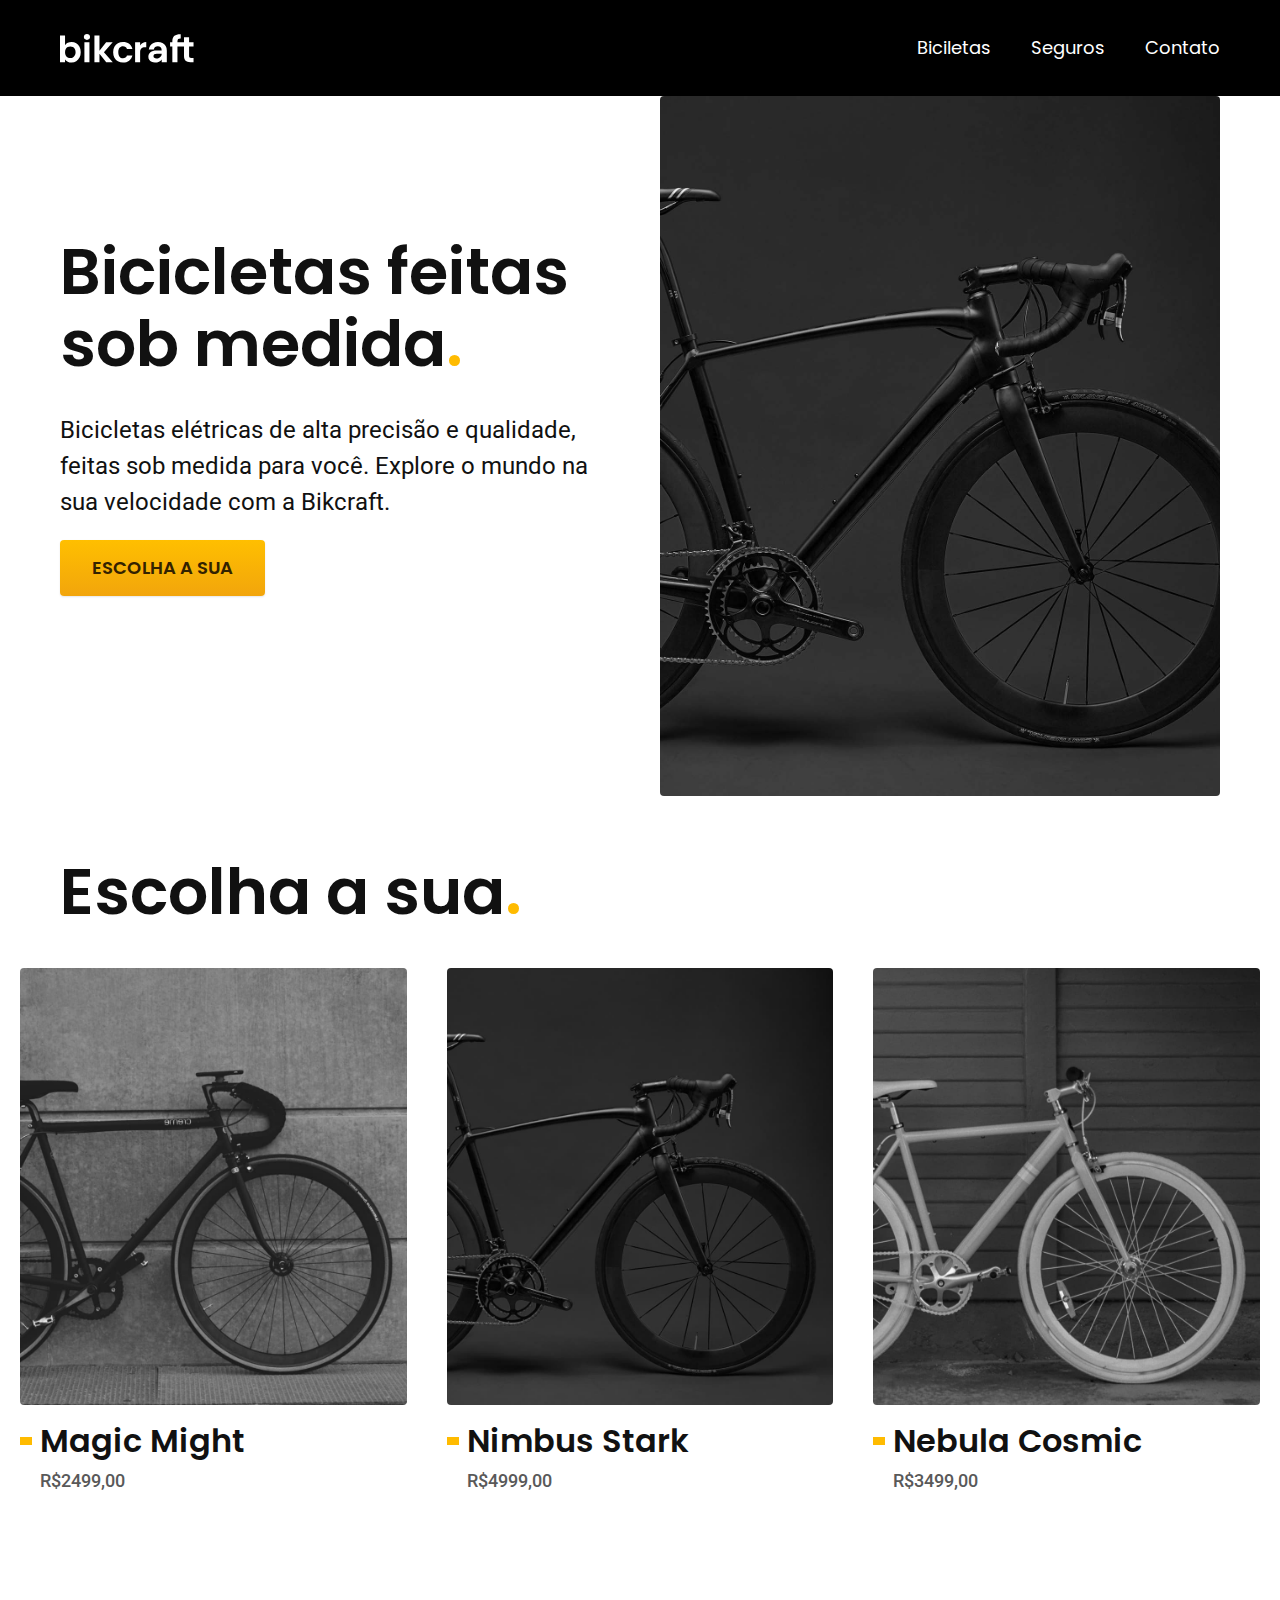
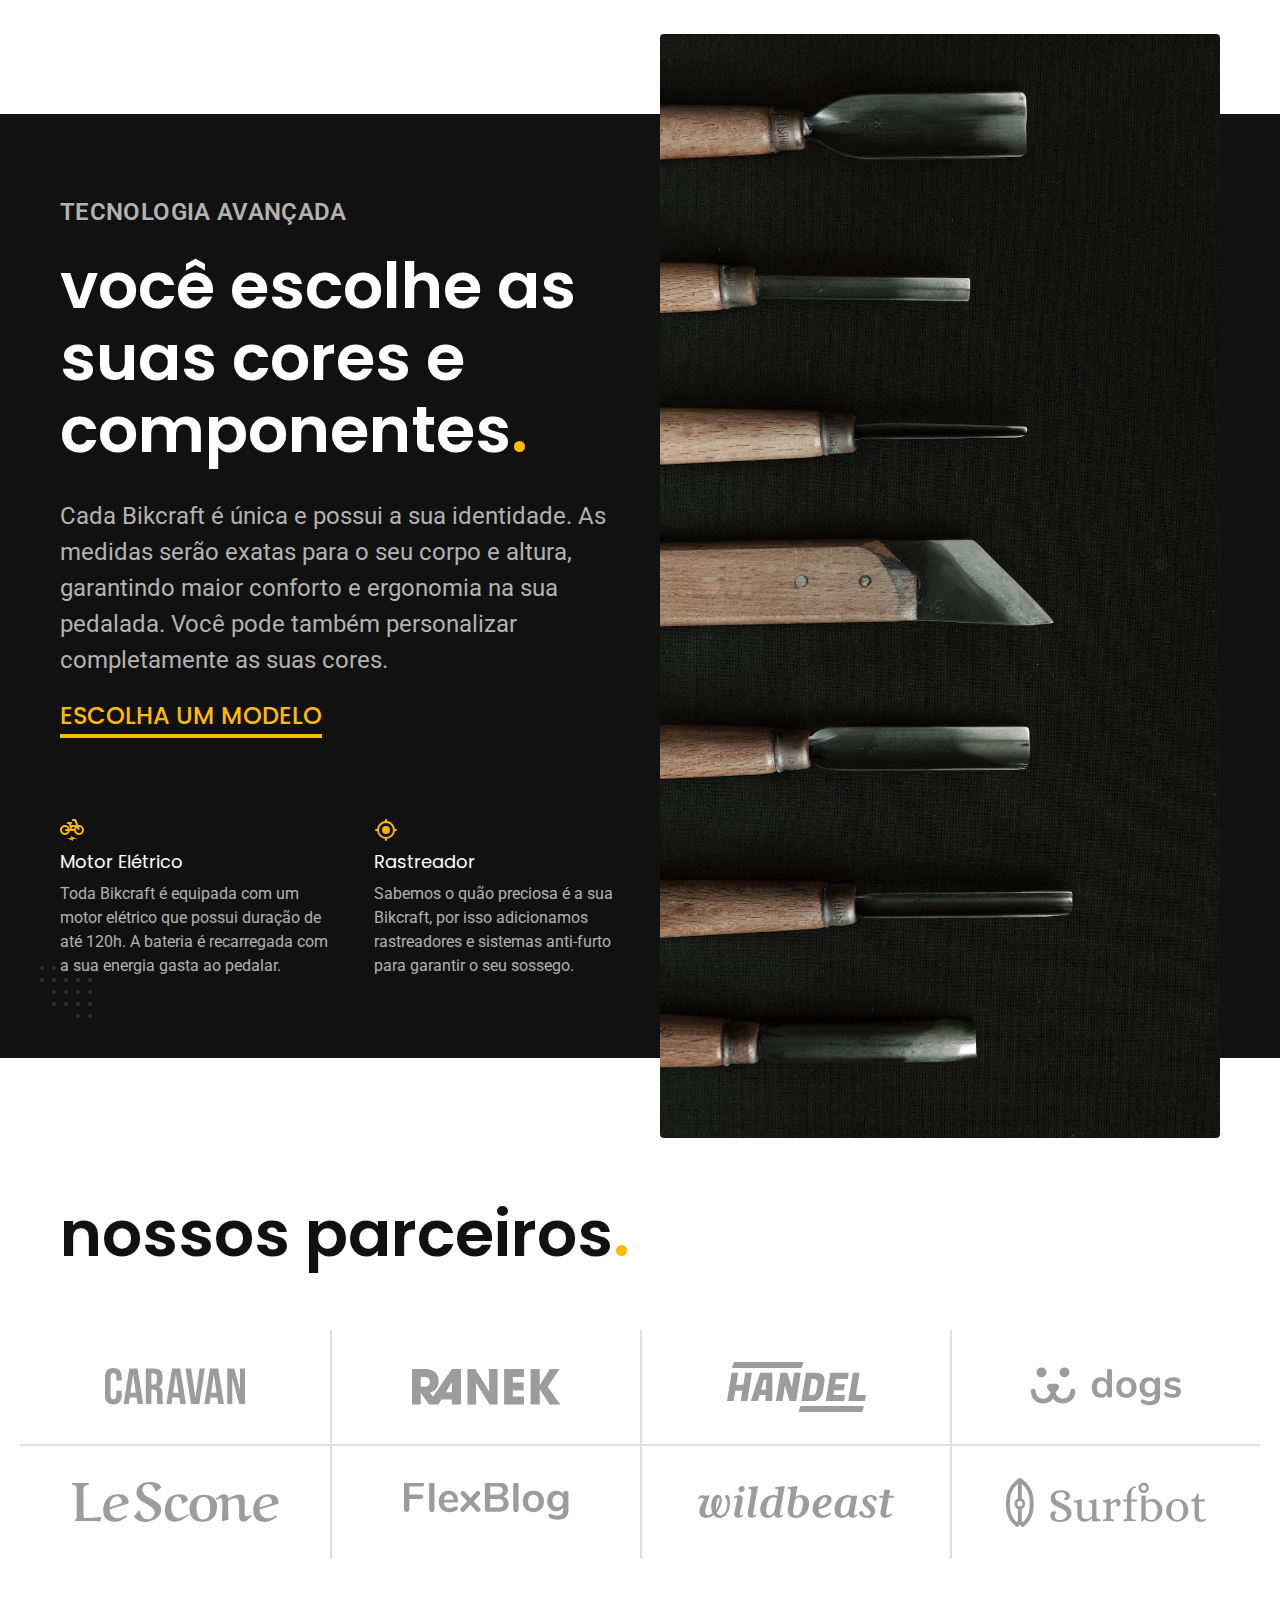
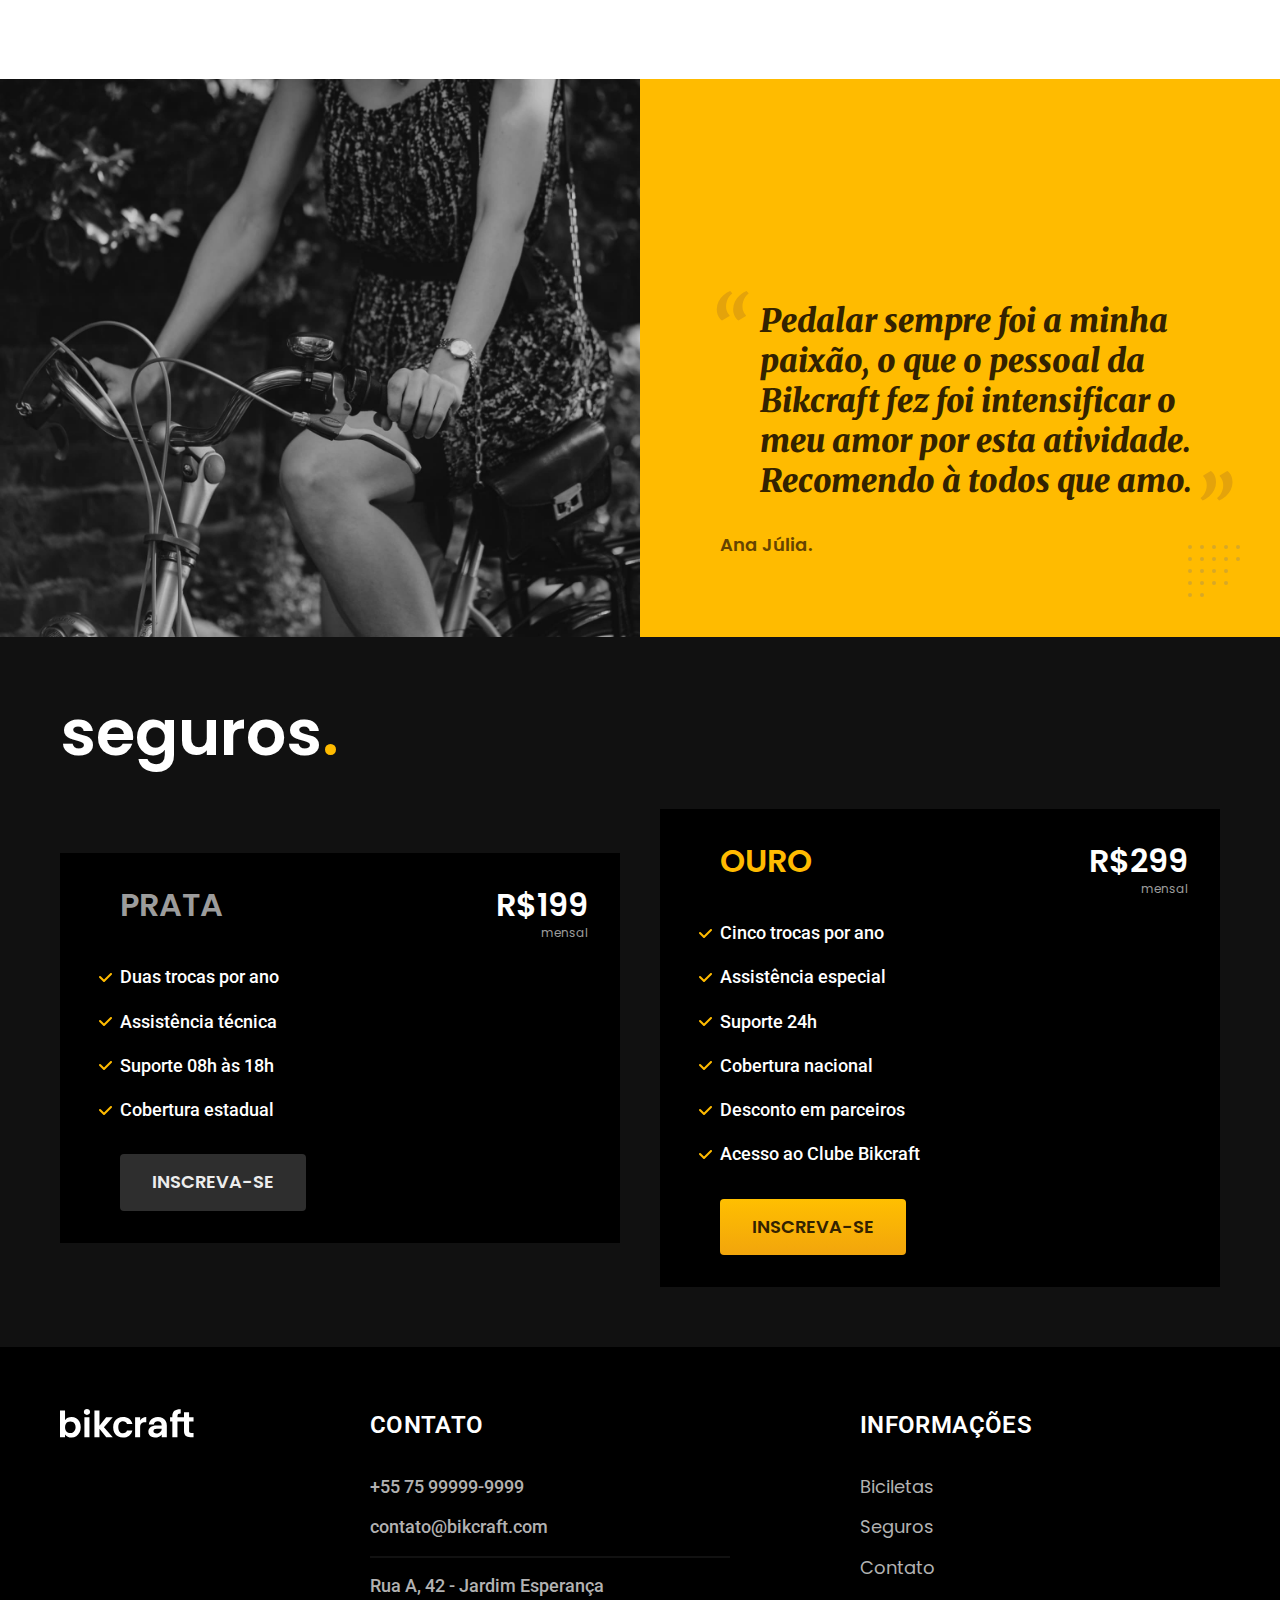
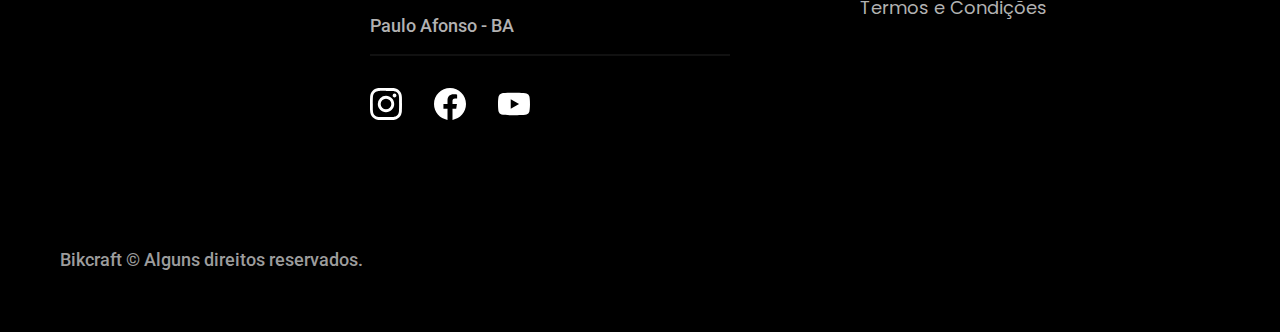
<file: index.html>
<!DOCTYPE html>
<html lang="pt-BR">

<head>
  <meta charset="UTF-8">
  <meta name="viewport" content="width=device-width, initial-scale=1.0">
  <title>Bikcraft - Bicletas Elétricas</title>
  <meta name="description"
    content="Bicicletas elétricas de alta precisão e qualidade, feitas sob medida para você. Explore o mundo na sua velocidade com a Bikcraft.">

  <link rel="preload" href="css/style.css" as="style">
  <link rel="stylesheet" href="css/style.css">
  <link rel="preconnect" href="https://fonts.googleapis.com">
  <link rel="preconnect" href="https://fonts.gstatic.com" crossorigin>
  <link href="https://fonts.googleapis.com/css2?family=Merriweather:ital,wght@1,900&family=Poppins:wght@400;600&family=Roboto:wght@400;500&display=swap" rel="stylesheet">
</head>

<body>

  <header class="header-bg">
    <div class="header container">
      <a href="./"><img src="img/bikcraft.svg" width="136" height="32" alt="bikcraft"></a>
      <nav aria-label="primaria">
        <ul class="header-menu font-1-m cor-0">
          <li><a href="./bicycles.html">Biciletas</a></li>
          <li><a href="./insurance.html">Seguros</a></li>
          <li><a href="./contact.html">Contato</a></li>
        </ul>
      </nav>
    </div>
  </header>

  <main class="main-bg">
    <div class="main container">
      <div class="main-content">
        <h1 class="font-1-xxl cor-0">Bicicletas feitas sob medida<span>.</span></h1>
        <p class="font-2-l cor-5">Bicicletas elétricas de alta precisão e qualidade, feitas sob medida para você.
          Explore o mundo na sua
          velocidade com a Bikcraft.</p>
        <a class="button-1" href="#bicycles-list">Escolha a sua</a>
      </div>

      <picture>
        <source media="(max-width: 800px)" srcset="./img/bicicletas/nimbus.jpg">
        <img src="img/fotos/introducao.jpg" width="1280" height="1600" alt="Foto bicicleta preta nimbus">
      </picture>

    </div>
  </main>

  <article id="bicycles-list" class="bicycles-list">
    <h2 class="container font-1-xxl">Escolha a sua<span class="cor-p1">.</span></h2>
    <ul>
      <li>
        <a href="./bicycles/magic.html">
          <img src="img/bicicletas/magic-home.jpg" alt="">
          <h3 class="font-1-xl">Magic Might</h3>
          <span class="font-2-m cor-8">R$2499,00</span>
        </a>
      </li>
      <li>
        <a href="./bicycles/nimbus.html">
          <img src="img/bicicletas/nimbus-home.jpg" alt="">
          <h3 class="font-1-xl">Nimbus Stark</h3>
          <span class="font-2-m cor-8">R$4999,00</span>
        </a>
      </li>
      <li>
        <a href="./bicycles/nebula.html">
          <img src="img/bicicletas/nebula-home.jpg" alt="">
          <h3 class="font-1-xl">Nebula Cosmic</h3>
          <span class="font-2-m cor-8">R$3499,00</span>
        </a>
      </li>
    </ul>
  </article>

  <article class="technology-bg">
    <div class="technology container">
      <div class="technology-content">
        <span class="font-2-l-b cor-5">Tecnologia Avançada</span>
        <h2 class="font-1-xxl cor-0">você escolhe as suas cores e componentes<span class="cor-p1">.</span></h2>
        <p class="font-2-l cor-5">Cada Bikcraft é única e possui a sua identidade. As medidas serão exatas para o seu corpo e altura, 
          garantindo maior conforto e ergonomia na sua pedalada. Você pode também personalizar completamente as suas cores.</p>
          <a href="./" class="link">ESCOLHA UM MODELO</a>
          <div class="technology-advantages">
            <div>
              <img src="img/icones/eletrica.svg" alt="">
              <h3 class="font-1-m cor-0">Motor Elétrico</h3>
              <p class="font-2-s cor-5">Toda Bikcraft é equipada com um motor elétrico que possui duração de até 120h. A bateria é recarregada com a sua energia gasta ao pedalar.</p>
            </div>
            <div>
              <img src="img/icones/rastreador.svg" alt="">
              <h3 class="font-1-m cor-0">Rastreador</h3>
              <p class="font-2-s cor-5">Sabemos o quão preciosa é a sua Bikcraft, por isso adicionamos rastreadores e sistemas anti-furto para garantir o seu sossego.</p>
            </div>
          </div>
      </div>
      <div class="technology-image">
        <img src="img/fotos/tecnologia.jpg" alt="">
      </div>
    </div>
  </article>

  <section class="partners" aria-label="Nossos parceiros">
    <h2 class="container font-1-xxl cor-11">nossos parceiros<span class="cor-p1">.</span></h2>
    <ul>
      <li><img src="img/parceiros/caravan.svg" alt="caravan"></li>
      <li><img src="img/parceiros/ranek.svg" alt="ranek"></li>
      <li><img src="img/parceiros/handel.svg" alt="handel"></li>
      <li><img src="img/parceiros/dogs.svg" alt="dogs"></li>
      <li><img src="img/parceiros/lescone.svg" alt="lescone"></li>
      <li><img src="img/parceiros/flexblog.svg" alt="flexblog"></li>
      <li><img src="img/parceiros/wildbeast.svg" alt="wildbeast"></li>
      <li><img src="img/parceiros/surfbot.svg" alt="surfbot"></li>
    </ul>
  </section>
  
  <section class="testimonial">
    <div><img src="img/fotos/depoimento.jpg" alt="Mulher em cima bicicleta"></div>
    <div class="testimonial-content">
      <blockquote class="font-1-xl cor-p5">
        <p>Pedalar sempre foi a minha paixão, o que o pessoal da Bikcraft fez foi intensificar o meu amor por esta atividade. Recomendo à todos que amo.</p>
      </blockquote>
      <span class="font-1-m-b cor-p4">Ana Júlia.</span>
    </div>
  </section>

  <article class="insurance-bg">
    <div class="container insurance">
      <h2 class="font-1-xxl cor-0">seguros<span class="cor-p1">.</span></h2>
      <div class="insurance-plan">
        <h3 class="font-1-xl cor-6">PRATA</h3>
        <span class="font-1-xl cor-0">R$199<span class="font-1-xs cor-6">mensal</span></span>
        <ul class="font-2-m cor-0">
          <li>Duas trocas por ano</li>
          <li>Assistência técnica</li>
          <li>Suporte 08h às 18h</li>
          <li>Cobertura estadual</li>
        </ul>
        <a href="./" class="button-1 secundario">INSCREVA-SE</a>
      </div>
      <div class="insurance-plan">
        <h3 class="font-1-xl cor-p1">OURO</h3>
        <span class="font-1-xl cor-0">R$299<span class="font-1-xs cor-6">mensal</span></span>
        <ul class="font-2-m cor-0">
          <li>Cinco trocas por ano</li>
          <li>Assistência especial</li>
          <li>Suporte 24h</li>
          <li>Cobertura nacional</li>
          <li>Desconto em parceiros</li>
          <li>Acesso ao Clube Bikcraft</li>
        </ul>
        <a href="./" class="button-1">INSCREVA-SE</a>
      </div>
    </div>
  </article>

  <footer class="footer-bg">
    <div class="container footer">
      <img src="img/bikcraft.svg" alt="Bikcraft">
      <div class="footer-contact">
        <h3 class="font-2-l-b cor-0">CONTATO</h3>
        <ul class="font-2-m cor-5 contacts">
          <li><a href="tel:+55988782592">+55 75 99999-9999</a></li>
          <li><a href="mailto:contato@bikcraft.com">contato@bikcraft.com</a></li>
          <li>Rua A, 42 - Jardim Esperança</li>
          <li>Paulo Afonso - BA</li>
        </ul>
        <ul class="footer-networks">
          <li>
            <a href="">
              <img src="img/redes/instagram.svg" alt="instagram">
            </a>
          </li>
          <li>
            <a href="">
              <img src="img/redes/facebook.svg" alt="facebook">
            </a>
          </li>
          <li>
            <a href="">
              <img src="img/redes/youtube.svg" alt="youtube">
            </a>
          </li>
        </ul>
      </div>
      <div class="footer-information">
        <h3 class="font-2-l-b cor-0">INFORMAÇÕES</h3>
        <ul class="font-1-m cor-5">
          <li><a href="./bicycles.html">Biciletas</a></li>
          <li><a href="./insurance.html">Seguros</a></li>
          <li><a href="./">Contato</a></li>
          <li><a href="./terms.html">Termos e Condições</a></li>
        </ul>
      </div>
      <p class="font-2-m cor-6 footer-copy">Bikcraft © Alguns direitos reservados.</p>
    </div>
  </footer>

  <script src="./js/script.js"></script>
</body>

</html>
</file>
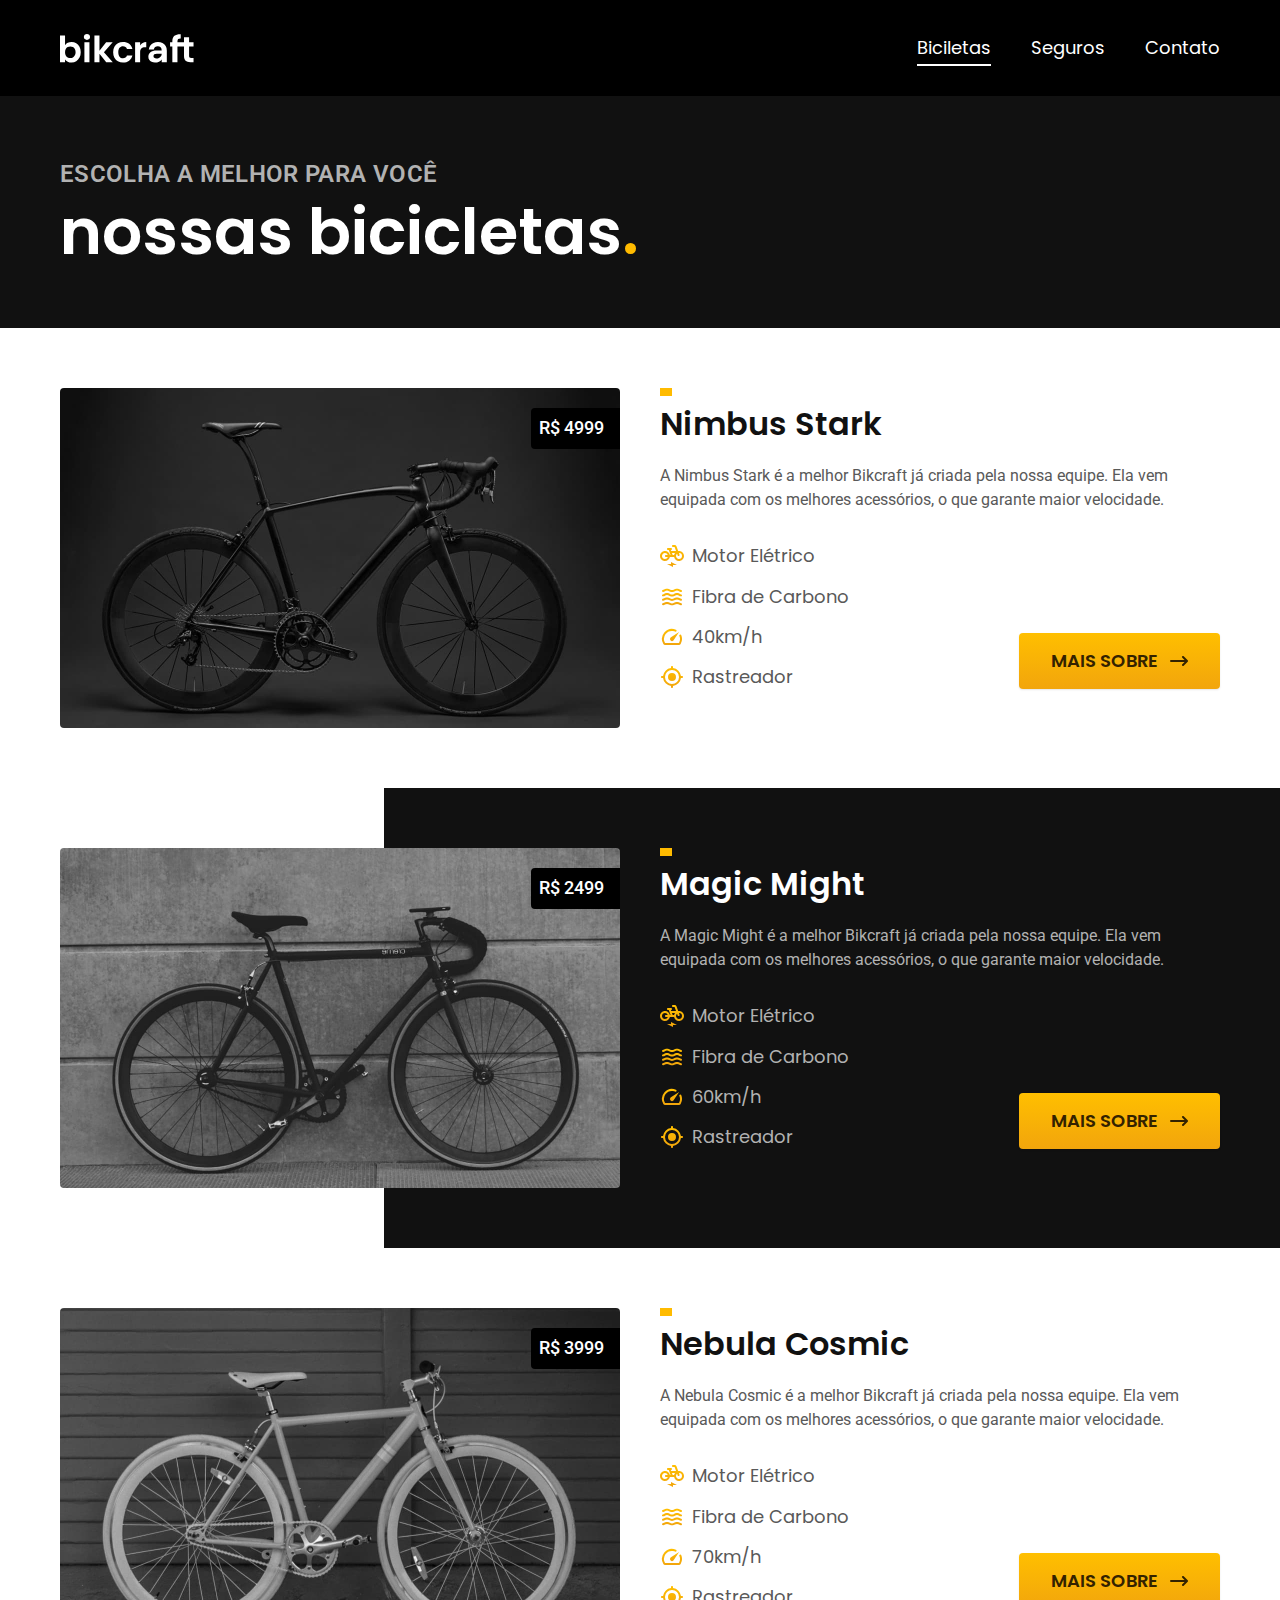
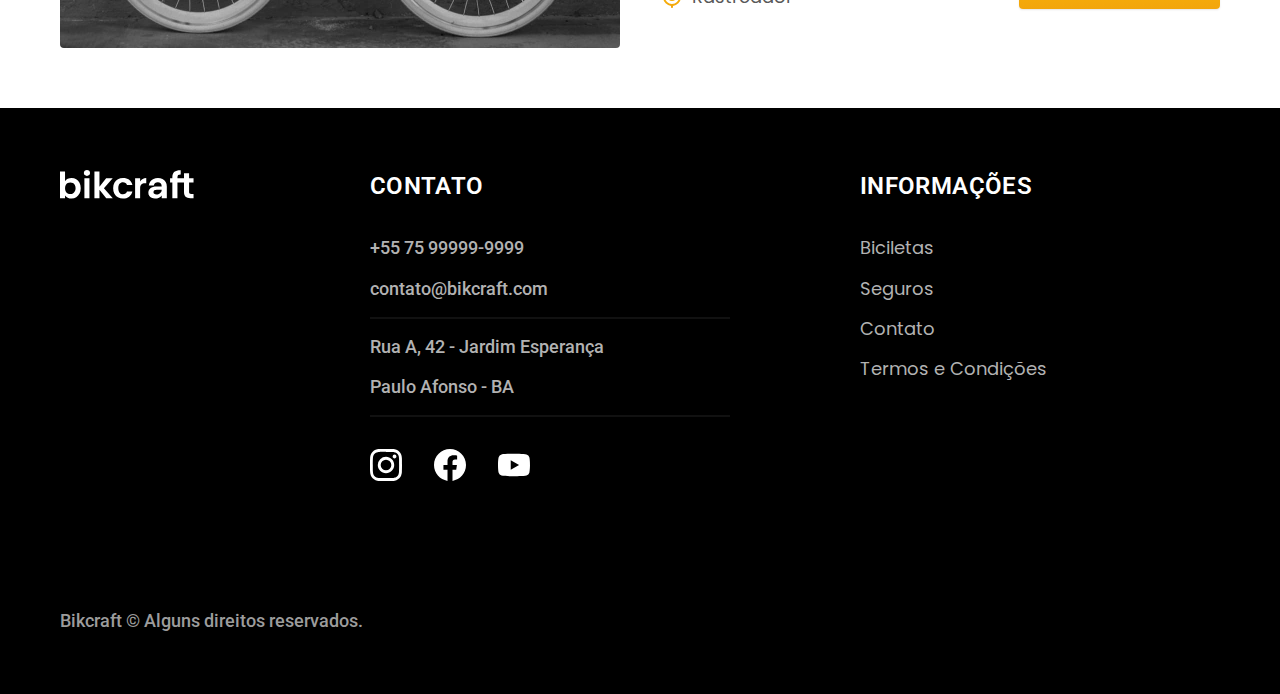
<file: bicycles.html>
<!DOCTYPE html>
<html lang="pt-BR">

<head>
    <meta charset="UTF-8">
    <meta name="viewport" content="width=device-width, initial-scale=1.0">
    <title>Bicycles - Bikcraft</title>
    <meta name="description" content="Bicycles - Bikcraft.">
    <link rel="preload" href="css/style.css" as="style">
  <link rel="stylesheet" href="css/style.css">
    <link rel="preconnect" href="https://fonts.googleapis.com">
    <link rel="preconnect" href="https://fonts.gstatic.com" crossorigin>
    <link
        href="https://fonts.googleapis.com/css2?family=Merriweather:ital,wght@1,900&family=Poppins:wght@400;600&family=Roboto:wght@400;500&display=swap"
        rel="stylesheet">
</head>

<body id="bicycles">
    <header class="header-bg">
        <div class="header container">
            <a href="./"><img src="img/bikcraft.svg" alt="bikcraft"></a>
            <nav aria-label="primaria">
                <ul class="header-menu font-1-m cor-0">
                    <li><a href="./bicycles.html">Biciletas</a></li>
                    <li><a href="./insurance.html">Seguros</a></li>
                    <li><a href="./contact.html">Contato</a></li>
                </ul>
            </nav>
        </div>
    </header>

    <main>

        <div class="title-bg">
            <div class="title container">
                <p class="font-2-l-b cor-5">ESCOLHA A MELHOR PARA VOCÊ</p>
                <h1 class="font-1-xxl cor-0">nossas bicicletas<span class="cor-p1">.</span></h1>
            </div>
        </div>

        <div class="bicycle container">
            <div class="bicycle-image">
                <img src="./img/bicicletas/nimbus.jpg" alt="Bicicleta preta">
                <span class="font-2-m cor-0">R$ 4999</span>
            </div>
            <div class="bicycle-content">
                <h2 class="font-1-xl">Nimbus Stark</h2>
                <p class="font-2-s cor-8">A Nimbus Stark é a melhor Bikcraft já criada pela nossa equipe. Ela vem
                    equipada com os melhores acessórios, o que garante maior velocidade.</p>
                <ul class="font-1-m cor-8">
                    <li>
                        <img src="./img/icones/eletrica.svg" alt="">
                        Motor Elétrico
                    </li>
                    <li>
                        <img src="./img/icones/carbono.svg" alt="">
                        Fibra de Carbono
                    </li>
                    <li>
                        <img src="./img/icones/velocidade.svg" alt="">
                        40km/h
                    </li>
                    <li>
                        <img src="./img/icones/rastreador.svg" alt="">
                        Rastreador
                    </li>
                </ul>
                <a href="./bicycles/nimbus.html" class="button-1 arrow">Mais sobre</a>
            </div>
        </div>

        <div class="bicycle-bg">
            <div class="bicycle container">
                <div class="bicycle-image">
                    <img src="./img/bicicletas/magic.jpg" alt="Bicicleta preta">
                    <span class="font-2-m cor-0">R$ 2499</span>
                </div>
                <div class="bicycle-content">
                    <h2 class="font-1-xl cor-0">Magic Might</h2>
                    <p class="font-2-s cor-5">A Magic Might é a melhor Bikcraft já criada pela nossa equipe. Ela vem
                        equipada com os melhores acessórios, o que garante maior velocidade.</p>
                    <ul class="font-1-m cor-5">
                        <li>
                            <img src="./img/icones/eletrica.svg" alt="">
                            Motor Elétrico
                        </li>
                        <li>
                            <img src="./img/icones/carbono.svg" alt="">
                            Fibra de Carbono
                        </li>
                        <li>
                            <img src="./img/icones/velocidade.svg" alt="">
                            60km/h
                        </li>
                        <li>
                            <img src="./img/icones/rastreador.svg" alt="">
                            Rastreador
                        </li>
                    </ul>
                    <a href="./bicycles/magic.html" class="button-1 arrow">Mais sobre</a>
                </div>
            </div>
        </div>

        <div class="bicycle container">
            <div class="bicycle-image">
                <img src="./img/bicicletas/nebula.jpg" alt="Bicicleta preta">
                <span class="font-2-m cor-0">R$ 3999</span>
            </div>
            <div class="bicycle-content">
                <h2 class="font-1-xl">Nebula Cosmic</h2>
                <p class="font-2-s cor-8">A Nebula Cosmic é a melhor Bikcraft já criada pela nossa equipe. Ela vem
                    equipada com os melhores acessórios, o que garante maior velocidade.</p>
                <ul class="font-1-m cor-8">
                    <li>
                        <img src="./img/icones/eletrica.svg" alt="">
                        Motor Elétrico
                    </li>
                    <li>
                        <img src="./img/icones/carbono.svg" alt="">
                        Fibra de Carbono
                    </li>
                    <li>
                        <img src="./img/icones/velocidade.svg" alt="">
                        70km/h
                    </li>
                    <li>
                        <img src="./img/icones/rastreador.svg" alt="">
                        Rastreador
                    </li>
                </ul>
                <a href="./bicycles/nebula.html" class="button-1 arrow">Mais sobre</a>
            </div>
        </div>

    </main>

    <footer class="footer-bg">
        <div class="container footer">
            <img src="img/bikcraft.svg" alt="Bikcraft">
            <div class="footer-contact">
                <h3 class="font-2-l-b cor-0">CONTATO</h3>
                <ul class="font-2-m cor-5 contacts">
                    <li><a href="tel:+55988782592">+55 75 99999-9999</a></li>
                    <li><a href="mailto:contato@bikcraft.com">contato@bikcraft.com</a></li>
                    <li>Rua A, 42 - Jardim Esperança</li>
                    <li>Paulo Afonso - BA</li>
                </ul>
                <ul class="footer-networks">
                    <li>
                        <a href="">
                            <img src="img/redes/instagram.svg" alt="instagram">
                        </a>
                    </li>
                    <li>
                        <a href="">
                            <img src="img/redes/facebook.svg" alt="facebook">
                        </a>
                    </li>
                    <li>
                        <a href="">
                            <img src="img/redes/youtube.svg" alt="youtube">
                        </a>
                    </li>
                </ul>
            </div>
            <div class="footer-information">
                <h3 class="font-2-l-b cor-0">INFORMAÇÕES</h3>
                <ul class="font-1-m cor-5">
                    <li><a href="./bicycles.html">Biciletas</a></li>
                    <li><a href="./">Seguros</a></li>
                    <li><a href="./">Contato</a></li>
                    <li><a href="./terms.html">Termos e Condições</a></li>
                </ul>
            </div>
            <p class="font-2-m cor-6 footer-copy">Bikcraft © Alguns direitos reservados.</p>
        </div>
    </footer>
  <script src="./js/script.js"></script>
</body>

</html>
</file>
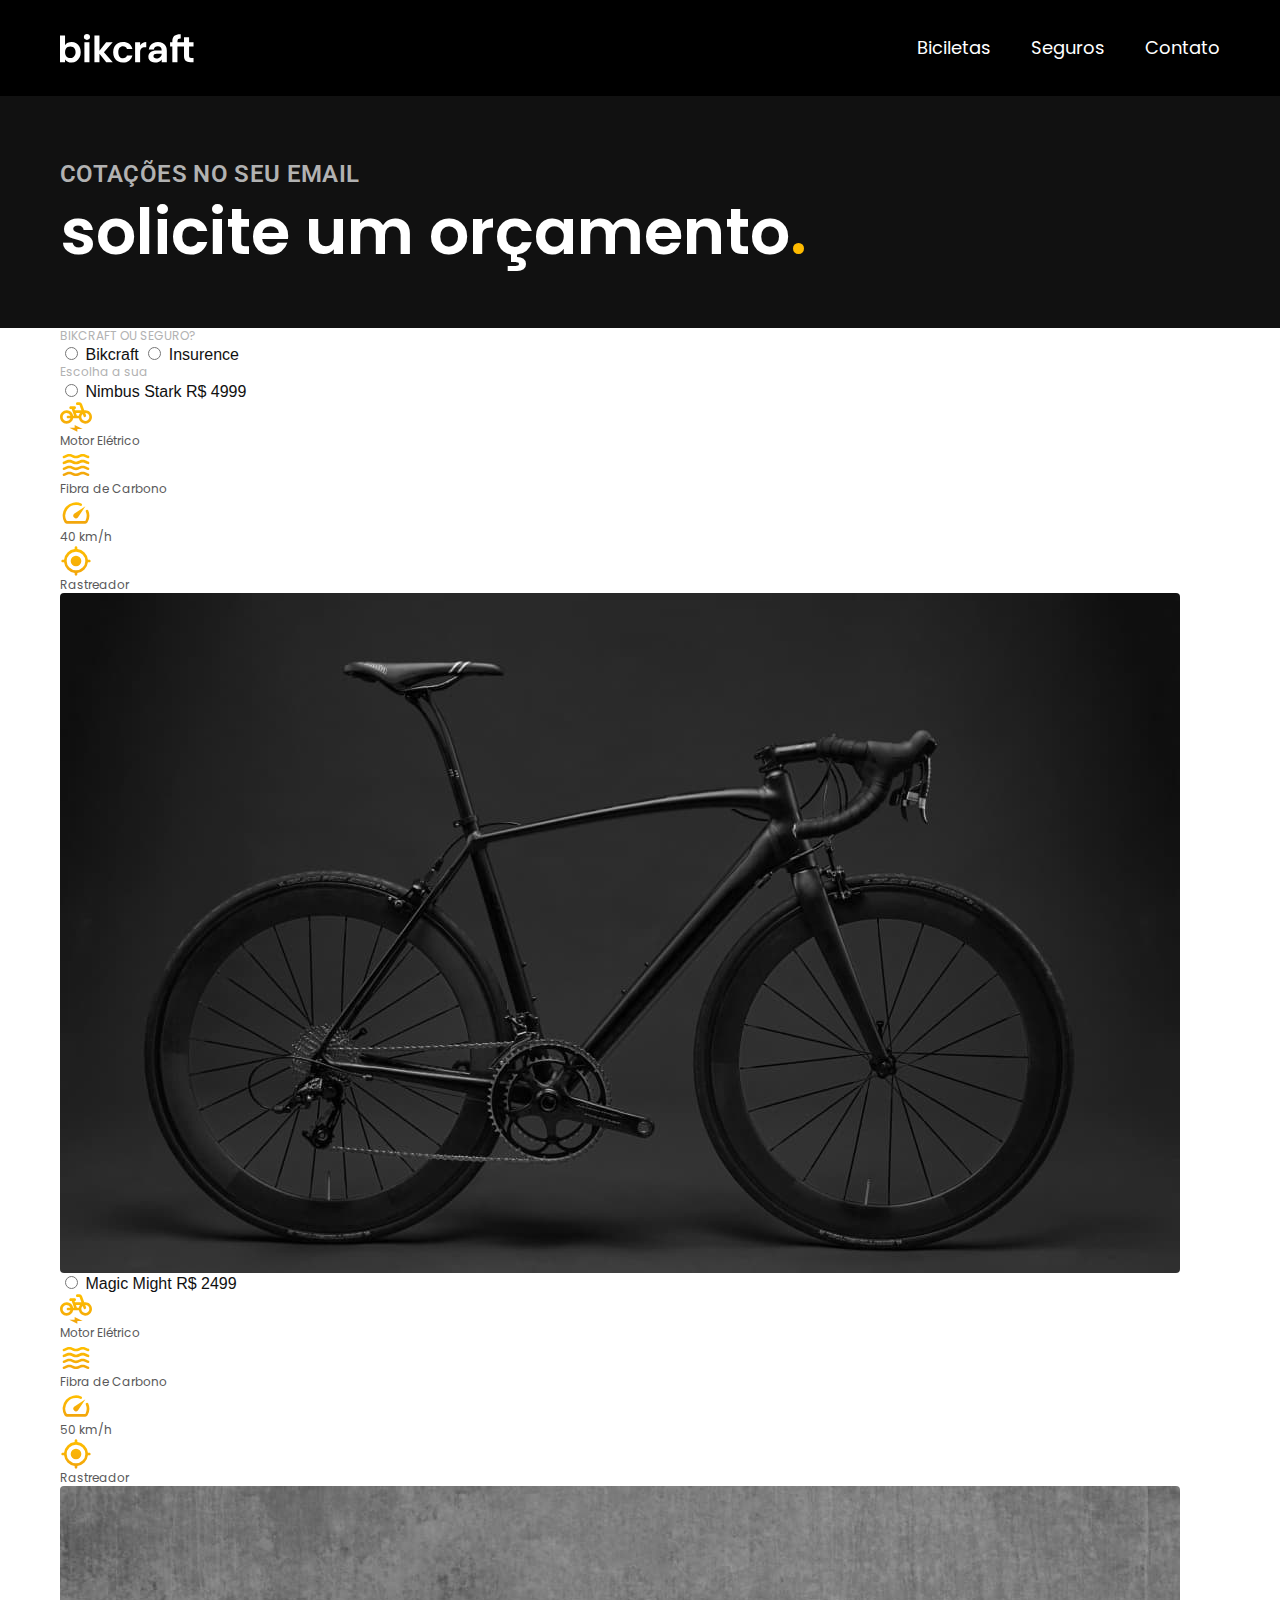
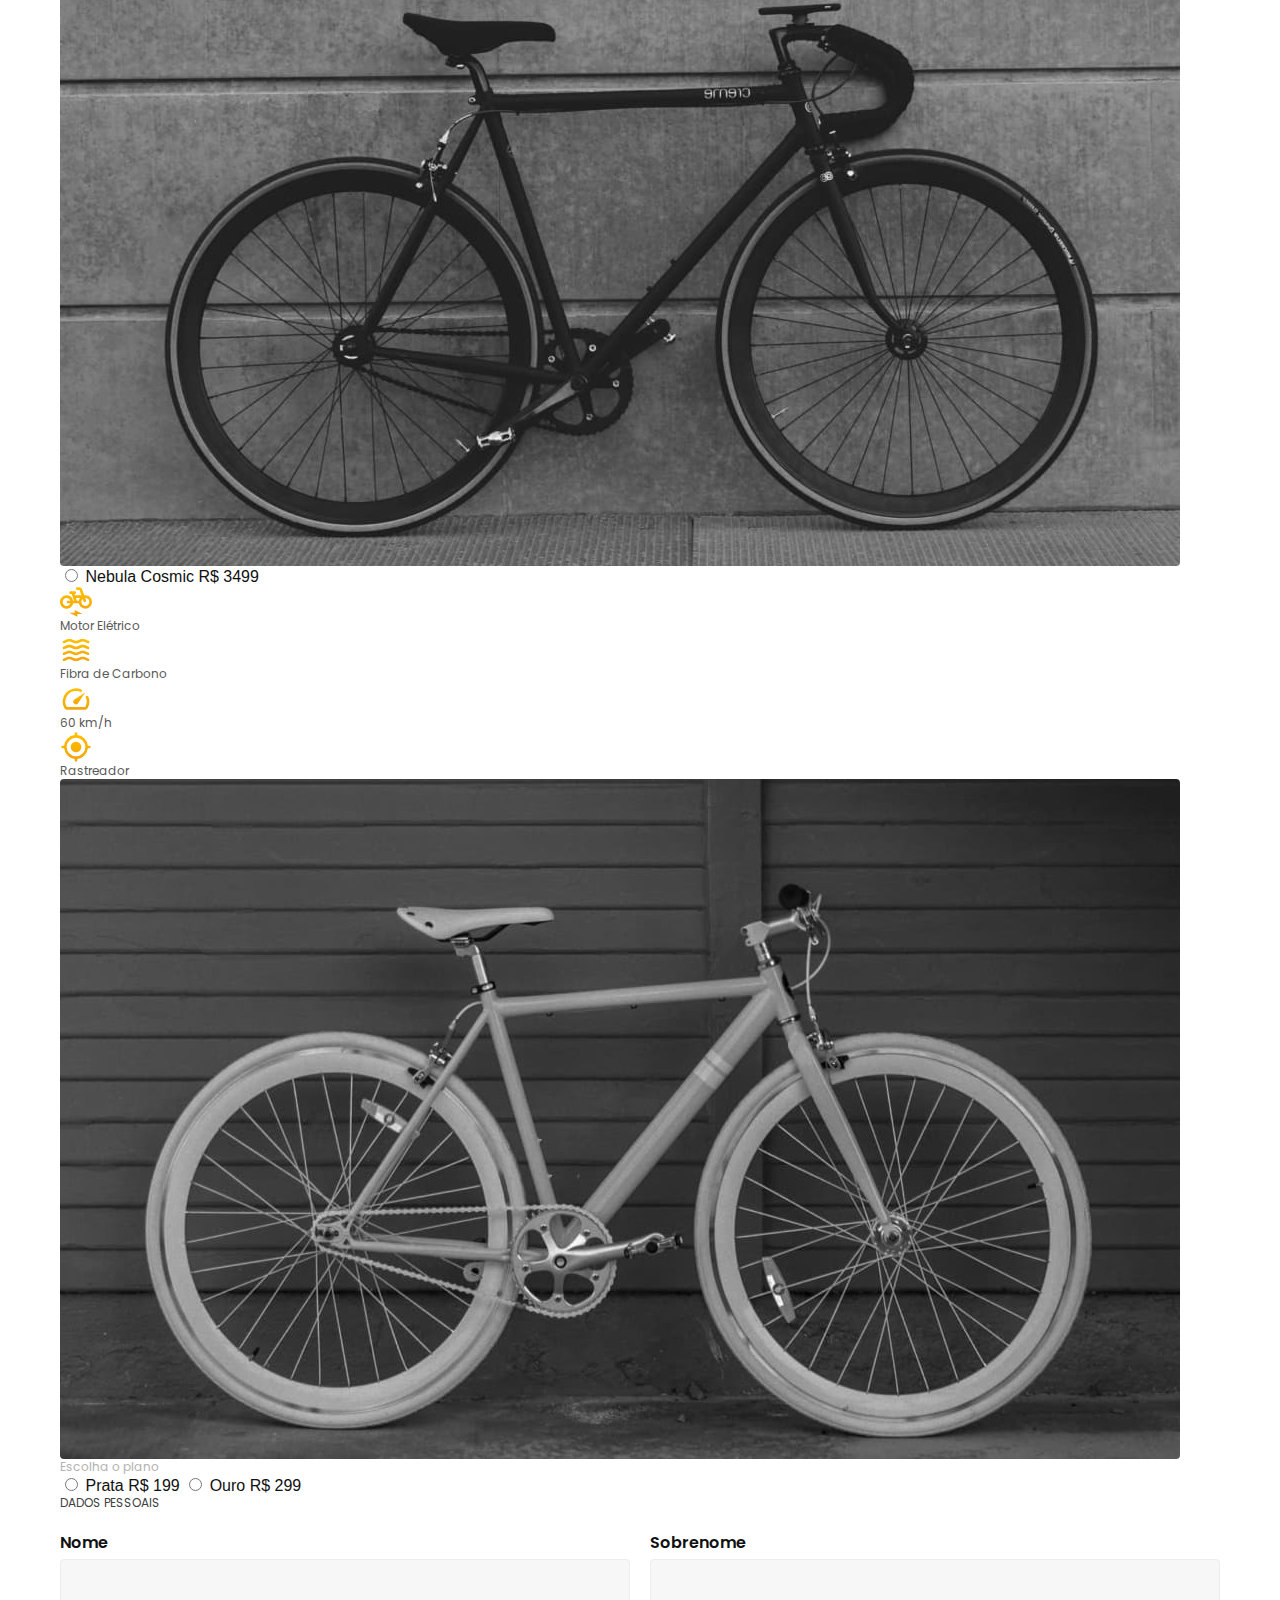
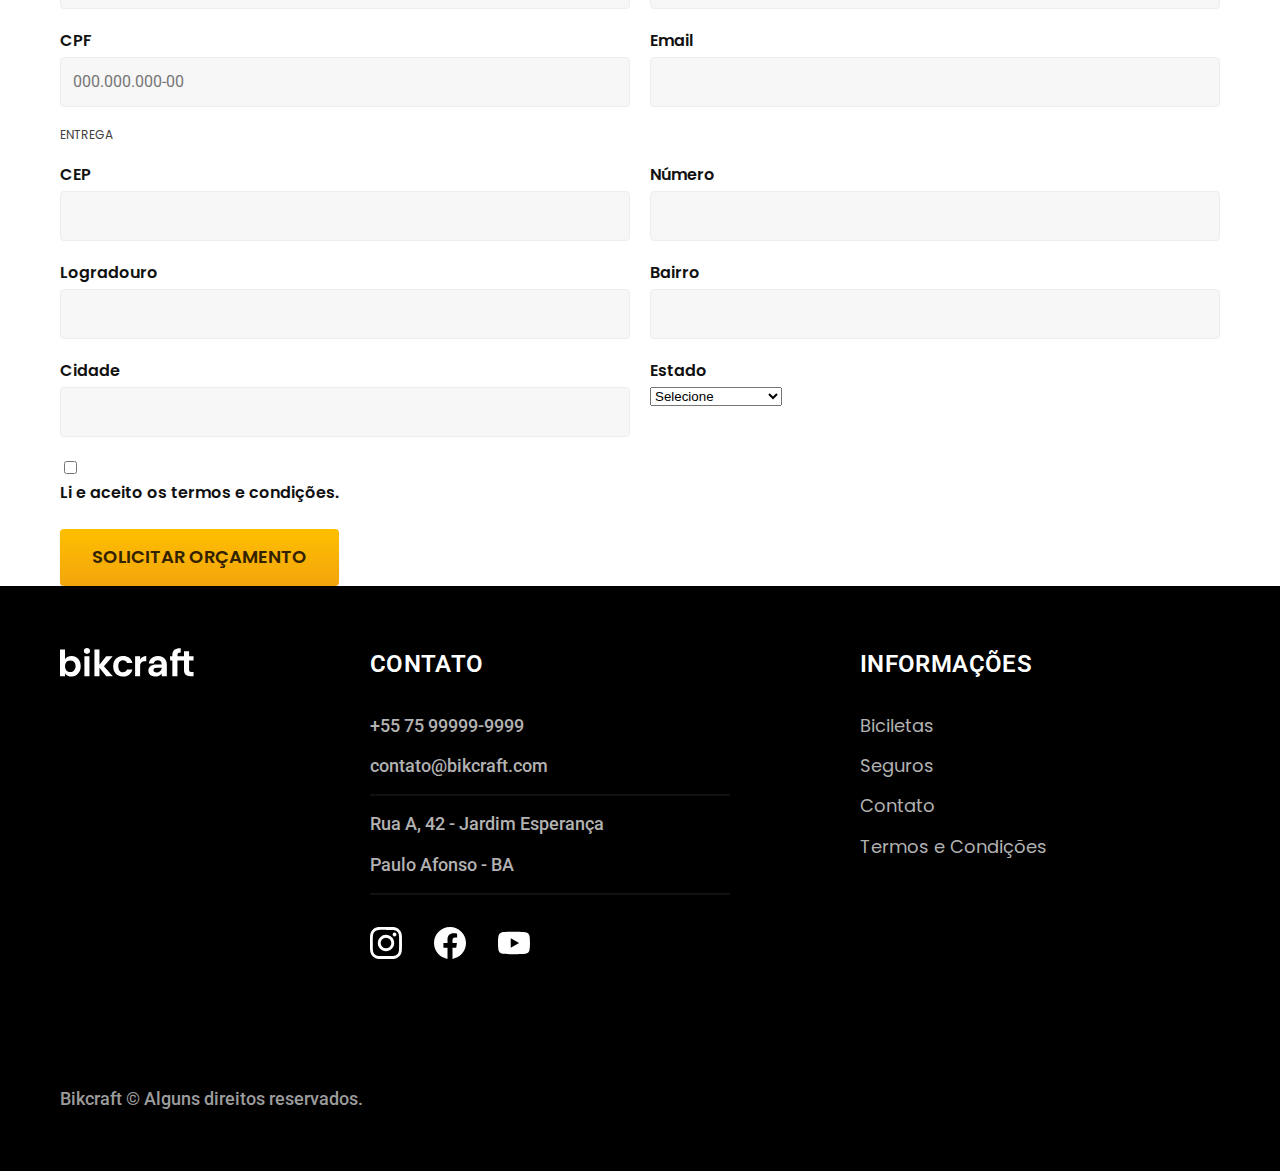
<file: budget.html>
<!DOCTYPE html>
<html lang="pt-BR">

<head>
    <meta charset="UTF-8">
    <meta name="viewport" content="width=device-width, initial-scale=1.0">
    <title>Orçamento - Bikcraft</title>
    <meta name="description" content="Orçamento - Bikcraft">
    <link rel="preload" href="css/style.css" as="style">
  <link rel="stylesheet" href="css/style.css">
    <link rel="preconnect" href="https://fonts.googleapis.com">
    <link rel="preconnect" href="https://fonts.gstatic.com" crossorigin>
    <link
        href="https://fonts.googleapis.com/css2?family=Merriweather:ital,wght@1,900&family=Poppins:wght@400;600&family=Roboto:wght@400;500&display=swap"
        rel="stylesheet">
</head>

<body id="budget">

    <header class="header-bg">
        <div class="header container">
            <a href="./"><img src="img/bikcraft.svg" alt="bikcraft"></a>
            <nav aria-label="primaria">
                <ul class="header-menu font-1-m cor-0">
                    <li><a href="./bicycles.html">Biciletas</a></li>
                    <li><a href="./insurance.html">Seguros</a></li>
                    <li><a href="./.html">Contato</a></li>
                </ul>
            </nav>
        </div>
    </header>

    <main>

        <div class="title-bg">
            <div class="title container">
                <p class="font-2-l-b cor-5">COTAÇÕES NO SEU EMAIL</p>
                <h1 class="font-1-xxl cor-0">solicite um orçamento<span class="cor-p1">.</span></h1>
            </div>
        </div>

        <div class="budget-bg">
            <form action="./" class="budget container">
                <div class="product-budget">
                    <h2 class="font-1-xs cor-5">BIKCRAFT OU SEGURO?</h2>

                    <input type="radio" name="tipo" value="bikcraft" id="bikcraft">
                    <label for="bikcraft">Bikcraft</label>

                    <input type="radio" name="tipo" value="insurance" id="insurance">
                    <label for="insurance">Insurence</label>

                    <div class="content-budget" id="bikcraft-budget">
                        <h2 class="font-1-xs cor-5">Escolha a sua</h2>

                        <input type="radio" name="produto" id="nimbus" value="nimbus">
                        <label for="nimbus">Nimbus Stark <span>R$ 4999</span></label>
                        <div class="details-budget">
                            <ul class="font-1-xs cor-8">
                                <li><img src="./img/icones/eletrica.svg" alt="">Motor Elétrico</li>
                                <li><img src="./img/icones/carbono.svg" alt="">Fibra de Carbono</li>
                                <li><img src="./img/icones/velocidade.svg" alt="">40 km/h</li>
                                <li><img src="./img/icones/rastreador.svg" alt="">Rastreador</li>
                            </ul>
                            <img src="./img/bicicletas/nimbus.jpg" alt="Bicicleta preta">
                        </div>

                        <input type="radio" name="produto" id="magic" value="magic">
                        <label for="magic">Magic Might <span>R$ 2499</span></label>
                        <div class="details-budget">
                            <ul class="font-1-xs cor-8">
                                <li><img src="./img/icones/eletrica.svg" alt="">Motor Elétrico</li>
                                <li><img src="./img/icones/carbono.svg" alt="">Fibra de Carbono</li>
                                <li><img src="./img/icones/velocidade.svg" alt="">50 km/h</li>
                                <li><img src="./img/icones/rastreador.svg" alt="">Rastreador</li>
                            </ul>
                            <img src="./img/bicicletas/magic.jpg" alt="Bicicleta branca">
                        </div>

                        <input type="radio" name="produto" id="nebula" value="nebula">
                        <label for="nebula">Nebula Cosmic <span>R$ 3499</span></label>
                        <div class="details-budget">
                            <ul class="font-1-xs cor-8">
                                <li><img src="./img/icones/eletrica.svg" alt="">Motor Elétrico</li>
                                <li><img src="./img/icones/carbono.svg" alt="">Fibra de Carbono</li>
                                <li><img src="./img/icones/velocidade.svg" alt="">60 km/h</li>
                                <li><img src="./img/icones/rastreador.svg" alt="">Rastreador</li>
                            </ul>
                            <img src="./img/bicicletas/nebula.jpg" alt="Bicicleta preta">
                        </div>

                    </div>

                    <div class="content-budget" id="insurance-budget">
                        <h2 class="font-1-xs cor-5">Escolha o plano</h2>

                        <input type="radio" name="produto" id="prata" value="prata">
                        <label for="prata">Prata <span>R$ 199</span></label>

                        <input type="radio" name="produto" id="ouro" value="ouro">
                        <label for="ouro">Ouro <span>R$ 299</span></label>
                    </div>

                </div>

                <div class="data-budget form">
                    <h2 class="font-1-xs cor-9 col-2">DADOS PESSOAIS</h2>
                    <div>
                        <label for="nome">Nome</label>
                        <input type="text" id="nome" name="nome">
                    </div>
                    <div>
                        <label for="sobrenome">Sobrenome</label>
                        <input type="text" id="sobrenome" name="sobrenome">
                    </div>
                    <div>
                        <label for="cpf">CPF</label>
                        <input type="text" id="cpf" name="cpf" placeholder="000.000.000-00">
                    </div>
                    <div>
                        <label for="email">Email</label>
                        <input type="email" id="email" name="email">
                    </div>

                    <h2 class="font-1-xs cor-9 col-2">ENTREGA</h2>
                    <div>
                        <label for="cep">CEP</label>
                        <input type="text" id="cep" name="cep">
                    </div>
                    <div>
                        <label for="numero">Número</label>
                        <input type="text" id="numero" name="numero">
                    </div>
                    <div>
                        <label for="logradouro">Logradouro</label>
                        <input type="text" id="logradouro" name="logradouro">
                    </div>
                    <div>
                        <label for="bairro">Bairro</label>
                        <input type="text" id="bairro" name="bairro">
                    </div>
                    <div>
                        <label for="cidade">Cidade</label>
                        <input type="text" id="cidade" name="cidade">
                    </div>
                    <div>
                        <label for="estado">Estado</label>
                        <select name="estado" id="estado">
                            <option value="">Selecione</option>
                            <option value="ba">Bahia</option>
                            <option value="sp">São Paulo</option>
                            <option value="rj">Rio de Janeiro</option>
                            <option value="rs">Rio Grande do Sul</option>
                            <option value="pb">Paraíba</option>
                        </select>
                    </div>
                    <div name="termos" value="termos" class="checkbox-budget font-1-s cor-11">
                        <input type="checkbox">
                        <label for="termos">Li e aceito os termos e condições.</label>
                    </div>
                    <button class="button-1 col-2">Solicitar Orçamento</button>
                </div>
            </form>
        </div>

    </main>

    <footer class="footer-bg">
        <div class="container footer">
            <img src="img/bikcraft.svg" alt="Bikcraft">
            <div class="footer-contact">
                <h3 class="font-2-l-b cor-0">CONTATO</h3>
                <ul class="font-2-m cor-5 contacts">
                    <li><a href="tel:+55988782592">+55 75 99999-9999</a></li>
                    <li><a href="mailto:contato@bikcraft.com">contato@bikcraft.com</a></li>
                    <li>Rua A, 42 - Jardim Esperança</li>
                    <li>Paulo Afonso - BA</li>
                </ul>
                <ul class="footer-networks">
                    <li>
                        <a href="">
                            <img src="img/redes/instagram.svg" alt="instagram">
                        </a>
                    </li>
                    <li>
                        <a href="">
                            <img src="img/redes/facebook.svg" alt="facebook">
                        </a>
                    </li>
                    <li>
                        <a href="">
                            <img src="img/redes/youtube.svg" alt="youtube">
                        </a>
                    </li>
                </ul>
            </div>
            <div class="footer-information">
                <h3 class="font-2-l-b cor-0">INFORMAÇÕES</h3>
                <ul class="font-1-m cor-5">
                    <li><a href="./bicycles.html">Biciletas</a></li>
                    <li><a href="./insurance.html">Seguros</a></li>
                    <li><a href="./">Contato</a></li>
                    <li><a href="./terms.html">Termos e Condições</a></li>
                </ul>
            </div>
            <p class="font-2-m cor-6 footer-copy">Bikcraft © Alguns direitos reservados.</p>
        </div>
    </footer>

  <script src="./js/script.js"></script>
</body>

</html>
</file>
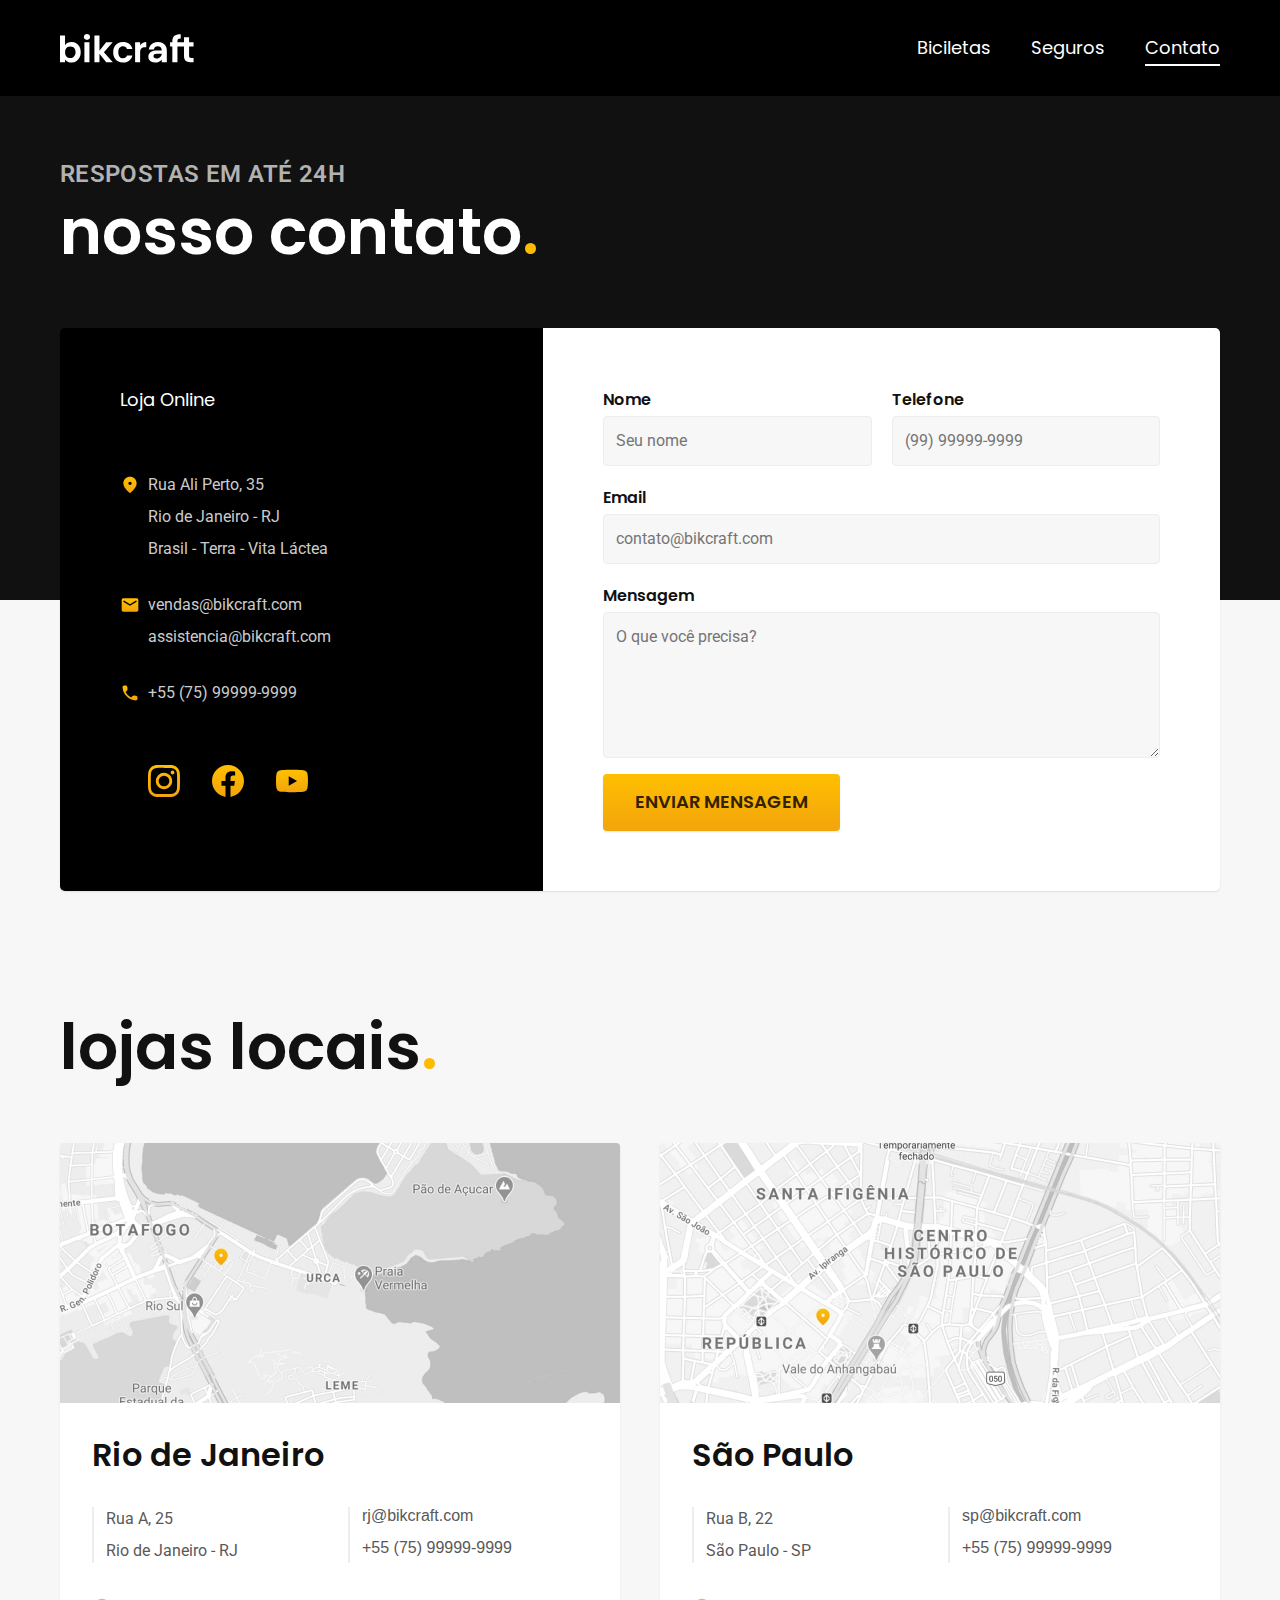
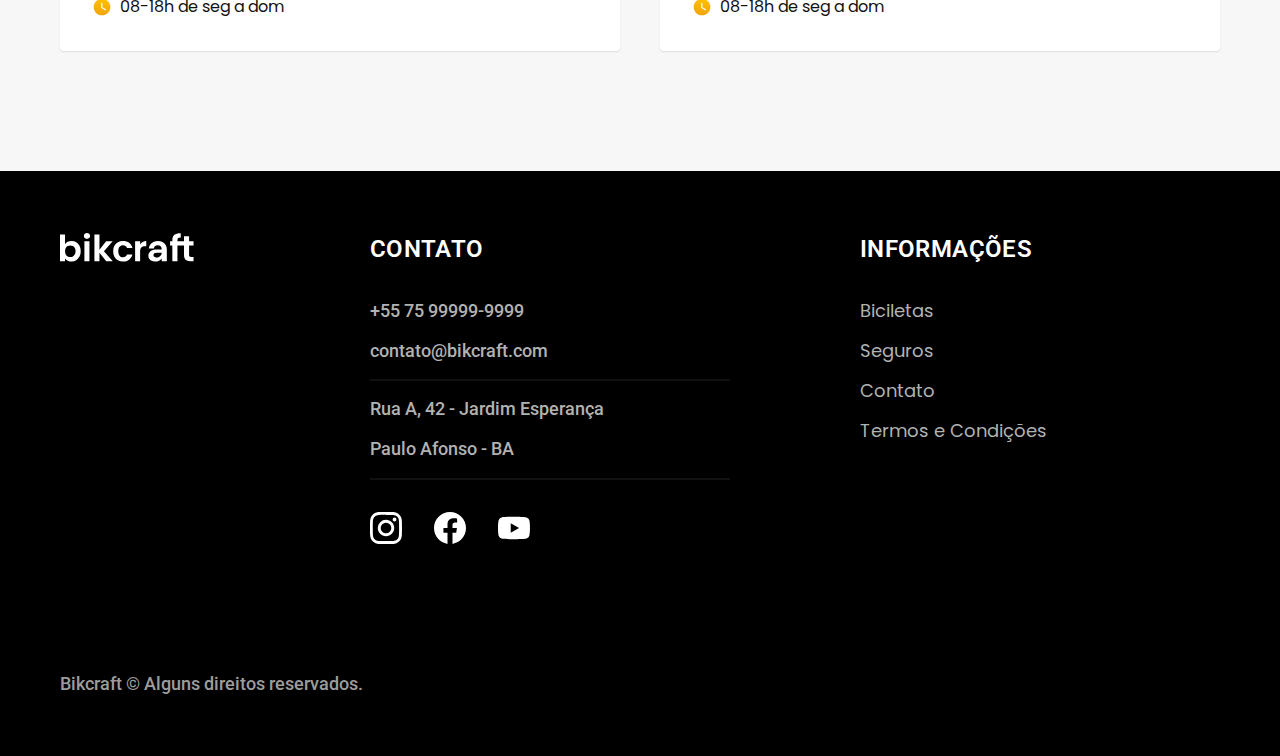
<file: contact.html>
<!DOCTYPE html>
<html lang="pt-BR">

<head>
    <meta charset="UTF-8">
    <meta name="viewport" content="width=device-width, initial-scale=1.0">
    <title>Contato - Bikcraft</title>
    <meta name="description" content="Contato - Bikcraft.">
    <link rel="preload" href="css/style.css" as="style">
  <link rel="stylesheet" href="css/style.css">
    <link rel="preconnect" href="https://fonts.googleapis.com">
    <link rel="preconnect" href="https://fonts.gstatic.com" crossorigin>
    <link
        href="https://fonts.googleapis.com/css2?family=Merriweather:ital,wght@1,900&family=Poppins:wght@400;600&family=Roboto:wght@400;500&display=swap"
        rel="stylesheet">
</head>

<body id="contact">

    <header class="header-bg">
        <div class="header container">
            <a href="./"><img src="img/bikcraft.svg" alt="bikcraft"></a>
            <nav aria-label="primaria">
                <ul class="header-menu font-1-m cor-0">
                    <li><a href="./bicycles.html">Biciletas</a></li>
                    <li><a href="./insurance.html">Seguros</a></li>
                    <li><a href="./contact.html">Contato</a></li>
                </ul>
            </nav>
        </div>
    </header>

    <main>

        <div class="title-bg">
            <div class="title container">
                <p class="font-2-l-b cor-5">RESPOSTAS EM ATÉ 24H</p>
                <h1 class="font-1-xxl cor-0">nosso contato<span class="cor-p1">.</span></h1>
            </div>
        </div>

        <div class="contact container">
            <section aria-label="Endereço" class="contact-details">
                <h2 class="font-1-m cor-0">Loja Online</h2>
                <div class="contact-address font-2-s cor-4">
                    <p>Rua Ali Perto, 35</p>
                    <p>Rio de Janeiro - RJ</p>
                    <p>Brasil - Terra - Vita Láctea</p>
                </div>
                <address class="contact-mails font-2-s cor-4">
                    <a href="mailto:contato@bikcraft.com">vendas@bikcraft.com</a>
                    <a href="mailto:assistencia@bikcraft.com">assistencia@bikcraft.com</a>
                    <a href="tel:.5511999999999">+55 (75) 99999-9999</a>
                </address>
                <div class="contact-medias">
                    <a href="">
                        <img src="img/redes/instagram-p.svg" alt="instagram">
                    </a>
                    <a href="">
                        <img src="img/redes/facebook-p.svg" alt="facebook">
                    </a>
                    <a href="">
                        <img src="img/redes/youtube-p.svg" alt="youtube">
                    </a>
                </div>
            </section>
            <section aria-label="Formulário" class="contact-form">
                <form class="form" action="./">
                    <div>
                        <label for="nome">Nome</label>
                        <input type="text" id="nome" name="nome" placeholder="Seu nome">
                    </div>
                    <div>
                        <label for="telefone">Telefone</label>
                        <input type="text" id="telefone" name="telefone" placeholder="(99) 99999-9999">
                    </div>
                    <div class="col-2">
                        <label for="email">Email</label>
                        <input type="email" id="email" name="email" placeholder="contato@bikcraft.com">
                    </div>
                    <div class="col-2">
                        <label for="mensagem">Mensagem</label>
                        <textarea id="mensagem" name="mensagem" rows="5" placeholder="O que você precisa?"></textarea>
                        <button class="button-1 col-2">Enviar Mensagem</button>
                    </div>
                </form>
            </section>
        </div>

        <article class="shops container">
            <h2 class="font-1-xxl">lojas locais<span class="cor-p1">.</span></h2>
            <div class="shops-items">
                <img src="./img/lojas/rj.jpg" alt="Mapa marcando o endereço físico em Rua A, 25 - Rio de Janeiro - RJ">
                <div class="shops-content">
                    <h3 class="font-1-xl">Rio de Janeiro</h3>
                    <div class="shops-details font-2-s cor-8">
                        <p>Rua A, 25</p>
                        <p>Rio de Janeiro - RJ</p>
                    </div>
                    <div class="shops-details cor-8">
                        <a href="mailto:rj@bikcraft.com">rj@bikcraft.com</a>
                        <a href="tel:.5511999999999">+55 (75) 99999-9999</a>
                    </div>
                    <p class="shops-time font-1-s"><img src="./img/icones/horario.svg" alt="">08-18h de seg a dom</p>
                </div>
            </div>

            <div class="shops-items">
                <img src="./img/lojas/sp.jpg" alt="Mapa marcando o endereço físico em Rua B, 22 - São Paulo - SP">
                <div class="shops-content">
                    <h3 class="font-1-xl">São Paulo</h3>
                    <div class="shops-details font-2-s cor-8">
                        <p>Rua B, 22</p>
                        <p>São Paulo - SP</p>
                    </div>
                    <div class="shops-details cor-8">
                        <a href="mailto:sp@bikcraft.com">sp@bikcraft.com</a>
                        <a href="tel:.5511999999999">+55 (75) 99999-9999</a>
                    </div>
                    <p class="shops-time font-1-s"><img src="./img/icones/horario.svg" alt="">08-18h de seg a dom</p>
                </div>
            </div>
        </article>

    </main>

    <footer class="footer-bg">
        <div class="container footer">
            <img src="img/bikcraft.svg" alt="Bikcraft">
            <div class="footer-contact">
                <h3 class="font-2-l-b cor-0">CONTATO</h3>
                <ul class="font-2-m cor-5 contacts">
                    <li><a href="tel:+55988782592">+55 75 99999-9999</a></li>
                    <li><a href="mailto:contato@bikcraft.com">contato@bikcraft.com</a></li>
                    <li>Rua A, 42 - Jardim Esperança</li>
                    <li>Paulo Afonso - BA</li>
                </ul>
                <ul class="footer-networks">
                    <li>
                        <a href="">
                            <img src="img/redes/instagram.svg" alt="instagram">
                        </a>
                    </li>
                    <li>
                        <a href="">
                            <img src="img/redes/facebook.svg" alt="facebook">
                        </a>
                    </li>
                    <li>
                        <a href="">
                            <img src="img/redes/youtube.svg" alt="youtube">
                        </a>
                    </li>
                </ul>
            </div>
            <div class="footer-information">
                <h3 class="font-2-l-b cor-0">INFORMAÇÕES</h3>
                <ul class="font-1-m cor-5">
                    <li><a href="./bicycles.html">Biciletas</a></li>
                    <li><a href="./insurance.html">Seguros</a></li>
                    <li><a href="./">Contato</a></li>
                    <li><a href="./terms.html">Termos e Condições</a></li>
                </ul>
            </div>
            <p class="font-2-m cor-6 footer-copy">Bikcraft © Alguns direitos reservados.</p>
        </div>
    </footer>

  <script src="./js/script.js"></script>
</body>

</html>
</file>
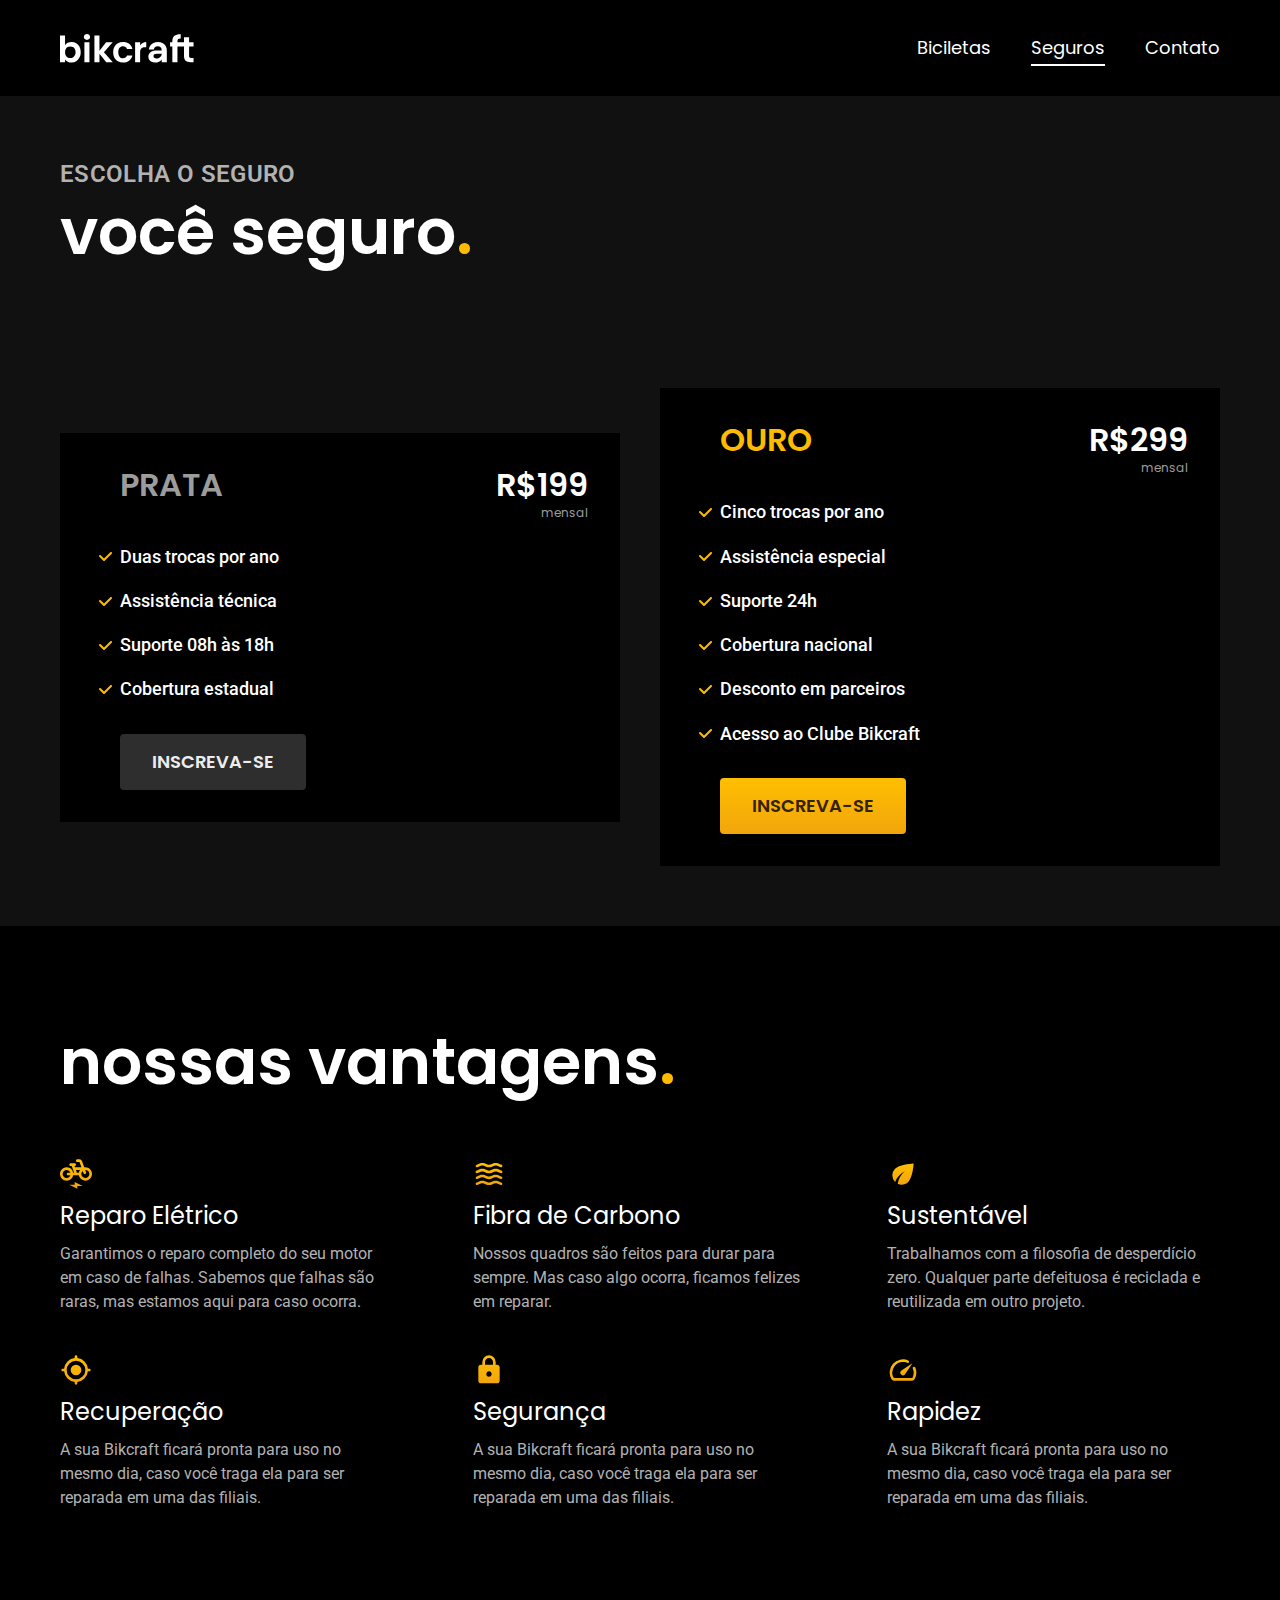
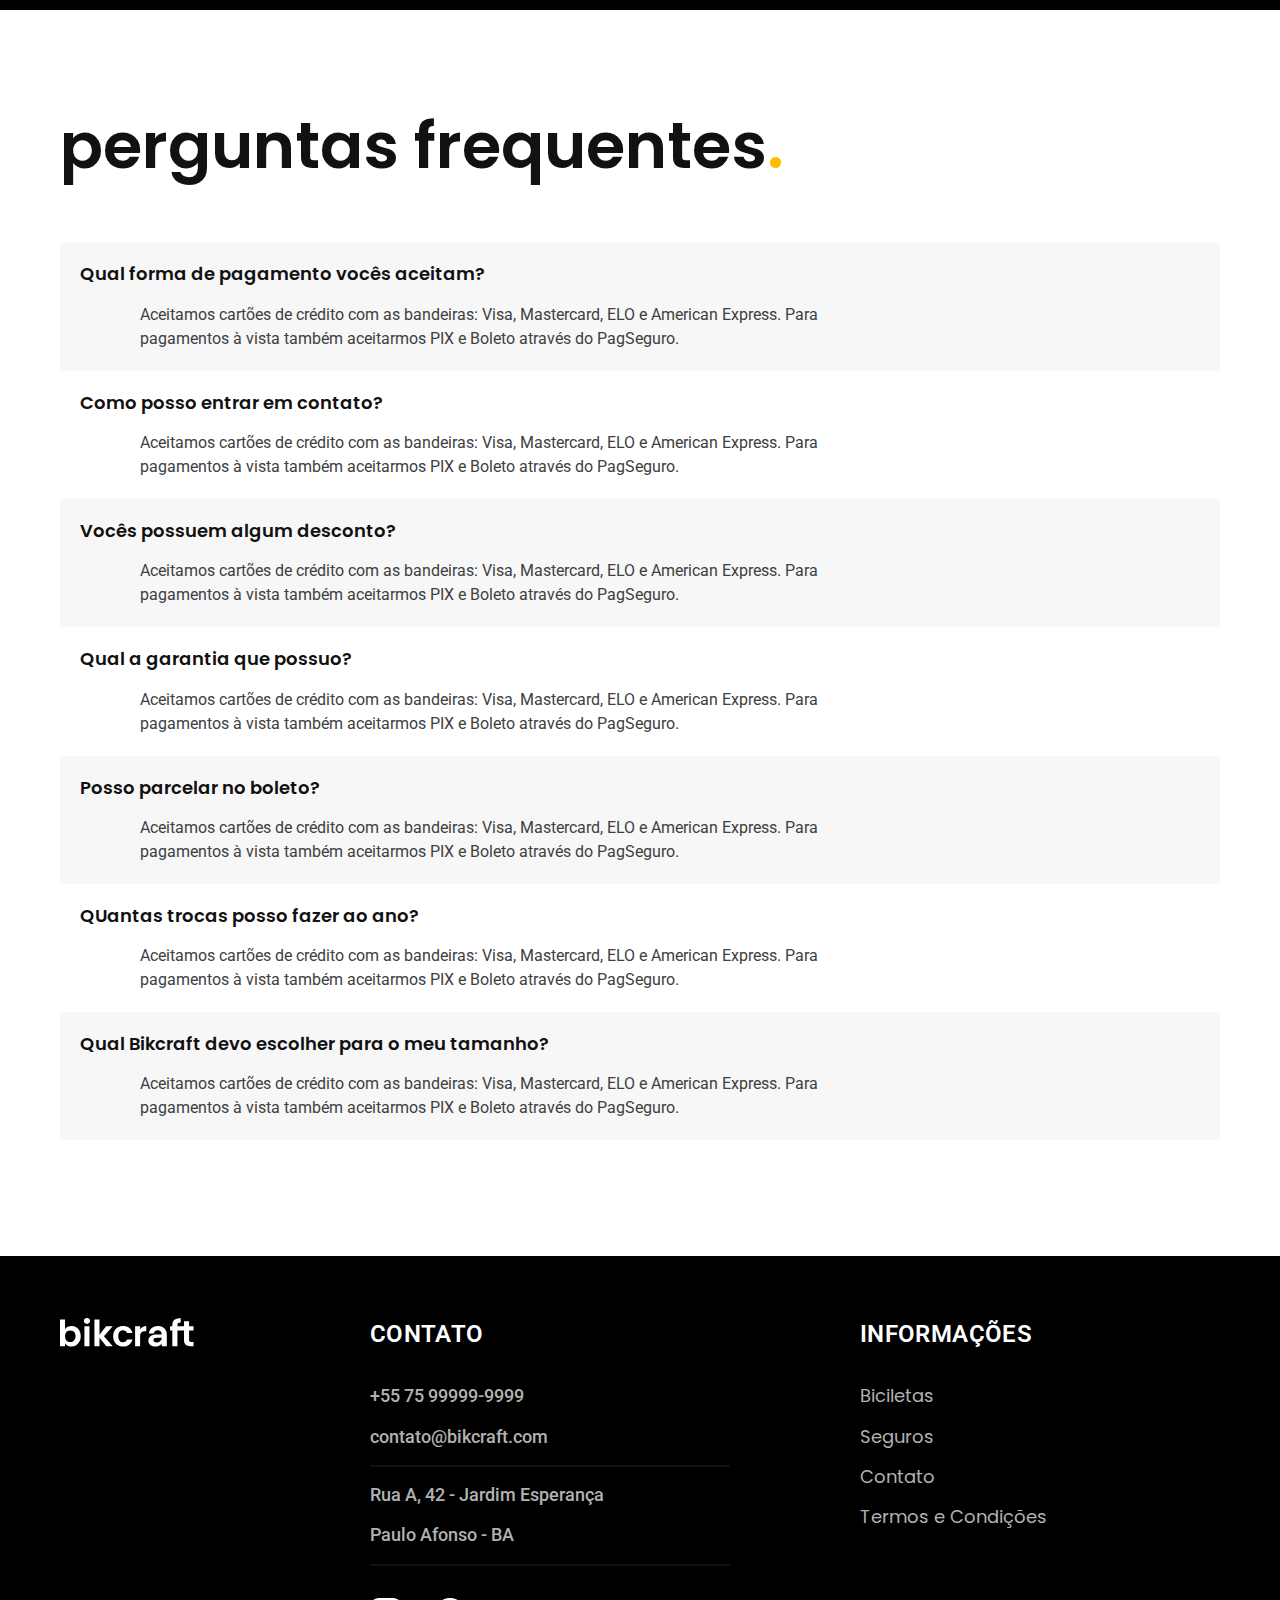
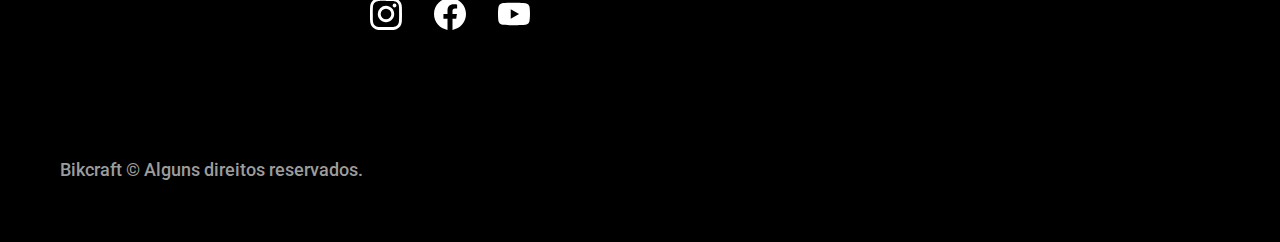
<file: insurance.html>
<!DOCTYPE html>
<html lang="pt-BR">

<head>
    <meta charset="UTF-8">
    <meta name="viewport" content="width=device-width, initial-scale=1.0">
    <title>Seguros- Bikcraft</title>
    <meta name="description" content="Seguros - Bikcraft.">
    <link rel="preload" href="css/style.css" as="style">
  <link rel="stylesheet" href="css/style.css">
    <link rel="preconnect" href="https://fonts.googleapis.com">
    <link rel="preconnect" href="https://fonts.gstatic.com" crossorigin>
    <link
        href="https://fonts.googleapis.com/css2?family=Merriweather:ital,wght@1,900&family=Poppins:wght@400;600&family=Roboto:wght@400;500&display=swap"
        rel="stylesheet">
</head>

<body id="insurance">

    <header class="header-bg">
        <div class="header container">
            <a href="./"><img src="img/bikcraft.svg" alt="bikcraft"></a>
            <nav aria-label="primaria">
                <ul class="header-menu font-1-m cor-0">
                    <li><a href="./bicycles.html">Biciletas</a></li>
                    <li><a href="./insurance.html">Seguros</a></li>
                    <li><a href="./contact.html">Contato</a></li>
                </ul>
            </nav>
        </div>
    </header>

    <main class="insurance-bg">

        <div class="title-bg">
            <div class="title container">
                <p class="font-2-l-b cor-5">Escolha o seguro</p>
                <h1 class="font-1-xxl cor-0">você seguro<span class="cor-p1">.</span></h1>
            </div>
        </div>

        <div class="container insurance">
            <div class="insurance-plan">
                <h3 class="font-1-xl cor-6">PRATA</h3>
                <span class="font-1-xl cor-0">R$199<span class="font-1-xs cor-6">mensal</span></span>
                <ul class="font-2-m cor-0">
                    <li>Duas trocas por ano</li>
                    <li>Assistência técnica</li>
                    <li>Suporte 08h às 18h</li>
                    <li>Cobertura estadual</li>
                </ul>
                <a href="./" class="button-1 secundario">INSCREVA-SE</a>
            </div>
            <div class="insurance-plan">
                <h3 class="font-1-xl cor-p1">OURO</h3>
                <span class="font-1-xl cor-0">R$299<span class="font-1-xs cor-6">mensal</span></span>
                <ul class="font-2-m cor-0">
                    <li>Cinco trocas por ano</li>
                    <li>Assistência especial</li>
                    <li>Suporte 24h</li>
                    <li>Cobertura nacional</li>
                    <li>Desconto em parceiros</li>
                    <li>Acesso ao Clube Bikcraft</li>
                </ul>
                <a href="./" class="button-1">INSCREVA-SE</a>
            </div>
        </div>

    </main>

    <article class="insurence-advantages-bg">
        <div class="insurence-advantages container">
            <h2 class="font-1-xxl cor-0">nossas vantagens<span class="cor-p1">.</span></h2>
            <ul>
                <li>
                    <img src="img/icones/eletrica.svg" alt="">
                    <h3 class="font-1-l cor-0">Reparo Elétrico</h3>
                    <p class="font-2-s cor-5">Garantimos o reparo completo do seu motor em caso de falhas. Sabemos que
                        falhas são raras, mas estamos aqui para caso ocorra.</p>
                </li>
                <li>
                    <img src="img/icones/carbono.svg" alt="">
                    <h3 class="font-1-l cor-0">Fibra de Carbono</h3>
                    <p class="font-2-s cor-5">Nossos quadros são feitos para durar para sempre. Mas caso algo ocorra,
                        ficamos felizes em reparar.</p>
                </li>
                <li>
                    <img src="img/icones/sustentavel.svg" alt="">
                    <h3 class="font-1-l cor-0">Sustentável</h3>
                    <p class="font-2-s cor-5">Trabalhamos com a filosofia de desperdício zero. Qualquer parte defeituosa
                        é reciclada e reutilizada em outro projeto.</p>
                </li>
                <li>
                    <img src="img/icones/rastreador.svg" alt="">
                    <h3 class="font-1-l cor-0">Recuperação</h3>
                    <p class="font-2-s cor-5">A sua Bikcraft ficará pronta para uso no mesmo dia, caso você traga ela
                        para ser reparada em uma das filiais.</p>
                </li>
                <li>
                    <img src="img/icones/seguro.svg" alt="">
                    <h3 class="font-1-l cor-0">Segurança</h3>
                    <p class="font-2-s cor-5">A sua Bikcraft ficará pronta para uso no mesmo dia, caso você traga ela
                        para ser reparada em uma das filiais.</p>
                </li>
                <li>
                    <img src="img/icones/velocidade.svg" alt="">
                    <h3 class="font-1-l cor-0">Rapidez</h3>
                    <p class="font-2-s cor-5">A sua Bikcraft ficará pronta para uso no mesmo dia, caso você traga ela
                        para ser reparada em uma das filiais.</p>
                </li>
            </ul>
        </div>
    </article>

    <article class="insurance-questions container">
        <h2 class="font-1-xxl   ">perguntas frequentes<span class="cor-p1">.</span></h2>

        <dl>
            <div>
                <dt class="font-1-m-b">Qual forma de pagamento vocês aceitam?</dt>
                <dd class="font-2-s cor-9">Aceitamos cartões de crédito com as bandeiras: Visa, Mastercard, ELO e
                    American Express. Para pagamentos à vista também aceitarmos PIX e Boleto através do PagSeguro.</dd>
            </div>
            <div>
                <dt class="font-1-m-b">Como posso entrar em contato?</dt>
                <dd class="font-2-s cor-9">Aceitamos cartões de crédito com as bandeiras: Visa, Mastercard, ELO e
                    American Express. Para pagamentos à vista também aceitarmos PIX e Boleto através do PagSeguro.</dd>
            </div>
            <div>
                <dt class="font-1-m-b">Vocês possuem algum desconto?</dt>
                <dd class="font-2-s cor-9">Aceitamos cartões de crédito com as bandeiras: Visa, Mastercard, ELO e
                    American Express. Para pagamentos à vista também aceitarmos PIX e Boleto através do PagSeguro.</dd>
            </div>
            <div>
                <dt class="font-1-m-b">Qual a garantia que possuo?</dt>
                <dd class="font-2-s cor-9">Aceitamos cartões de crédito com as bandeiras: Visa, Mastercard, ELO e
                    American Express. Para pagamentos à vista também aceitarmos PIX e Boleto através do PagSeguro.</dd>
            </div>
            <div>
                <dt class="font-1-m-b">Posso parcelar no boleto?</dt>
                <dd class="font-2-s cor-9">Aceitamos cartões de crédito com as bandeiras: Visa, Mastercard, ELO e
                    American Express. Para pagamentos à vista também aceitarmos PIX e Boleto através do PagSeguro.</dd>
            </div>
            <div>
                <dt class="font-1-m-b">QUantas trocas posso fazer ao ano?</dt>
                <dd class="font-2-s cor-9">Aceitamos cartões de crédito com as bandeiras: Visa, Mastercard, ELO e
                    American Express. Para pagamentos à vista também aceitarmos PIX e Boleto através do PagSeguro.</dd>
            </div>
            <div>
                <dt class="font-1-m-b">Qual Bikcraft devo escolher para o meu tamanho?</dt>
                <dd class="font-2-s cor-9">Aceitamos cartões de crédito com as bandeiras: Visa, Mastercard, ELO e
                    American Express. Para pagamentos à vista também aceitarmos PIX e Boleto através do PagSeguro.</dd>
            </div>
        </dl>
    </article>



    <footer class="footer-bg">
        <div class="container footer">
            <img src="img/bikcraft.svg" alt="Bikcraft">
            <div class="footer-contact">
                <h3 class="font-2-l-b cor-0">CONTATO</h3>
                <ul class="font-2-m cor-5 contacts">
                    <li><a href="tel:+55988782592">+55 75 99999-9999</a></li>
                    <li><a href="mailto:contato@bikcraft.com">contato@bikcraft.com</a></li>
                    <li>Rua A, 42 - Jardim Esperança</li>
                    <li>Paulo Afonso - BA</li>
                </ul>
                <ul class="footer-networks">
                    <li>
                        <a href="">
                            <img src="img/redes/instagram.svg" alt="instagram">
                        </a>
                    </li>
                    <li>
                        <a href="">
                            <img src="img/redes/facebook.svg" alt="facebook">
                        </a>
                    </li>
                    <li>
                        <a href="">
                            <img src="img/redes/youtube.svg" alt="youtube">
                        </a>
                    </li>
                </ul>
            </div>
            <div class="footer-information">
                <h3 class="font-2-l-b cor-0">INFORMAÇÕES</h3>
                <ul class="font-1-m cor-5">
                    <li><a href="./bicycles.html">Biciletas</a></li>
                    <li><a href="./insurance.html">Seguros</a></li>
                    <li><a href="./">Contato</a></li>
                    <li><a href="./terms.html">Termos e Condições</a></li>
                </ul>
            </div>
            <p class="font-2-m cor-6 footer-copy">Bikcraft © Alguns direitos reservados.</p>
        </div>
    </footer>

  <script src="./js/script.js"></script>
</body>

</html>
</file>
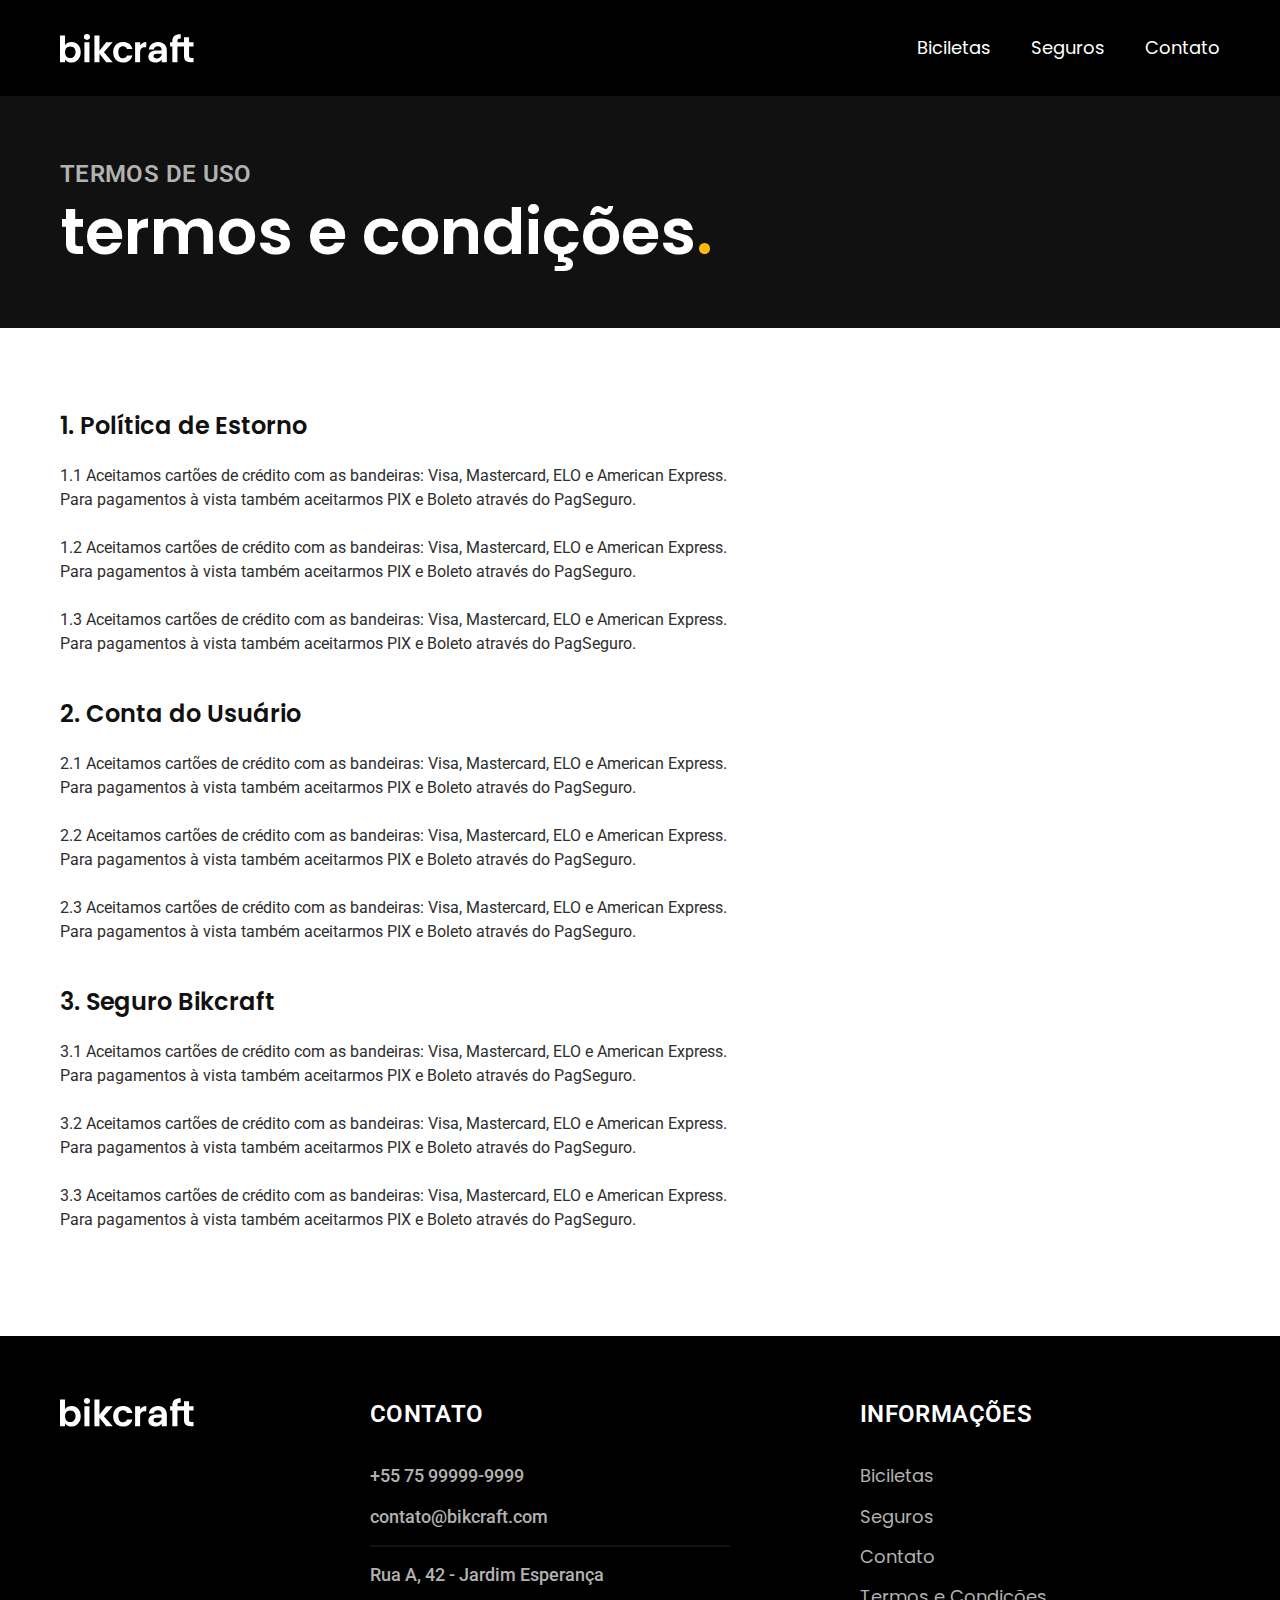
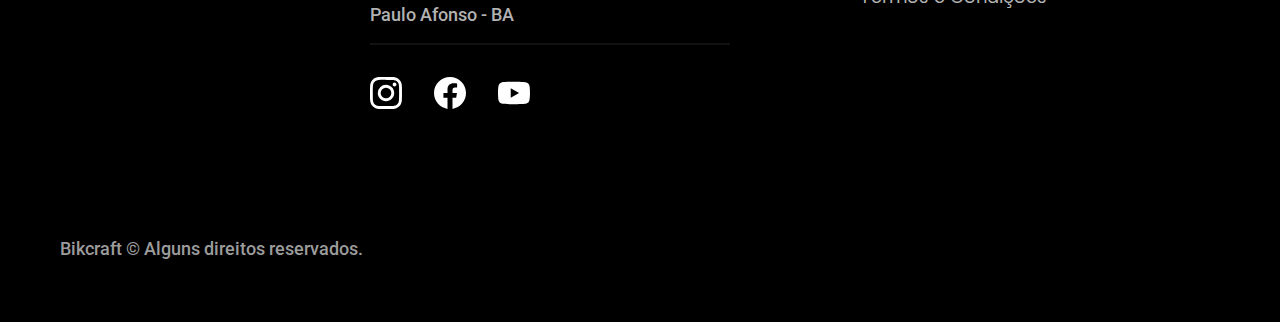
<file: terms.html>
<!DOCTYPE html>
<html lang="pt-BR">

<head>
    <meta charset="UTF-8">
    <meta name="viewport" content="width=device-width, initial-scale=1.0">
    <title>Termos e Condições - Bikcraft</title>
    <meta name="description" content="Termos e Condições - Bikcraft.">
    <link rel="preload" href="css/style.css" as="style">
  <link rel="stylesheet" href="css/style.css">
    <link rel="preconnect" href="https://fonts.googleapis.com">
    <link rel="preconnect" href="https://fonts.gstatic.com" crossorigin>
    <link
        href="https://fonts.googleapis.com/css2?family=Merriweather:ital,wght@1,900&family=Poppins:wght@400;600&family=Roboto:wght@400;500&display=swap"
        rel="stylesheet">
</head>

<body id="terms">

    <header class="header-bg">
        <div class="header container">
            <a href="./"><img src="img/bikcraft.svg" alt="bikcraft"></a>
            <nav aria-label="primaria">
                <ul class="header-menu font-1-m cor-0">
                    <li><a href="./bicycles.html">Biciletas</a></li>
                    <li><a href="./insurance.html">Seguros</a></li>
                    <li><a href="./.html">Contato</a></li>
                </ul>
            </nav>
        </div>
    </header>

    <main>

        <div class="title-bg">
            <div class="title container">
                <p class="font-2-l-b cor-5">TERMOS DE USO</p>
                <h1 class="font-1-xxl cor-0">termos e condições<span class="cor-p1">.</span></h1>
            </div>
        </div>

        <div class="terms font-2-s cor-10 container">
            <h2 class="font-1-l cor-11">1. Política de Estorno</h2>
            <p>1.1 Aceitamos cartões de crédito com as bandeiras: Visa, Mastercard, ELO e American Express. Para
                pagamentos à vista também aceitarmos PIX e Boleto através do PagSeguro.</p>
            <p>1.2 Aceitamos cartões de crédito com as bandeiras: Visa, Mastercard, ELO e American Express. Para
                pagamentos à vista também aceitarmos PIX e Boleto através do PagSeguro.</p>
            <p>1.3 Aceitamos cartões de crédito com as bandeiras: Visa, Mastercard, ELO e American Express. Para
                pagamentos à vista também aceitarmos PIX e Boleto através do PagSeguro.</p>
            <h2 class="font-1-l cor-11">2. Conta do Usuário</h2>
            <p>2.1 Aceitamos cartões de crédito com as bandeiras: Visa, Mastercard, ELO e American Express. Para
                pagamentos à vista também aceitarmos PIX e Boleto através do PagSeguro.</p>
            <p>2.2 Aceitamos cartões de crédito com as bandeiras: Visa, Mastercard, ELO e American Express. Para
                pagamentos à vista também aceitarmos PIX e Boleto através do PagSeguro.</p>
            <p>2.3 Aceitamos cartões de crédito com as bandeiras: Visa, Mastercard, ELO e American Express. Para
                pagamentos à vista também aceitarmos PIX e Boleto através do PagSeguro.</p>
            <h2 class="font-1-l cor-11">3. Seguro Bikcraft</h2>
            <p>3.1 Aceitamos cartões de crédito com as bandeiras: Visa, Mastercard, ELO e American Express. Para
                pagamentos à vista também aceitarmos PIX e Boleto através do PagSeguro.</p>
            <p>3.2 Aceitamos cartões de crédito com as bandeiras: Visa, Mastercard, ELO e American Express. Para
                pagamentos à vista também aceitarmos PIX e Boleto através do PagSeguro.</p>
            <p>3.3 Aceitamos cartões de crédito com as bandeiras: Visa, Mastercard, ELO e American Express. Para
                pagamentos à vista também aceitarmos PIX e Boleto através do PagSeguro.</p>
        </div>

    </main>

    <footer class="footer-bg">
        <div class="container footer">
            <img src="img/bikcraft.svg" alt="Bikcraft">
            <div class="footer-contact">
                <h3 class="font-2-l-b cor-0">CONTATO</h3>
                <ul class="font-2-m cor-5 contacts">
                    <li><a href="tel:+55988782592">+55 75 99999-9999</a></li>
                    <li><a href="mailto:contato@bikcraft.com">contato@bikcraft.com</a></li>
                    <li>Rua A, 42 - Jardim Esperança</li>
                    <li>Paulo Afonso - BA</li>
                </ul>
                <ul class="footer-networks">
                    <li>
                        <a href="">
                            <img src="img/redes/instagram.svg" alt="instagram">
                        </a>
                    </li>
                    <li>
                        <a href="">
                            <img src="img/redes/facebook.svg" alt="facebook">
                        </a>
                    </li>
                    <li>
                        <a href="">
                            <img src="img/redes/youtube.svg" alt="youtube">
                        </a>
                    </li>
                </ul>
            </div>
            <div class="footer-information">
                <h3 class="font-2-l-b cor-0">INFORMAÇÕES</h3>
                <ul class="font-1-m cor-5">
                    <li><a href="./bicycles.html">Biciletas</a></li>
                    <li><a href="./insurance.html">Seguros</a></li>
                    <li><a href="./">Contato</a></li>
                    <li><a href="./terms.html">Termos e Condições</a></li>
                </ul>
            </div>
            <p class="font-2-m cor-6 footer-copy">Bikcraft © Alguns direitos reservados.</p>
        </div>
    </footer>

  <script src="./js/script.js"></script>
</body>

</html>
</file>
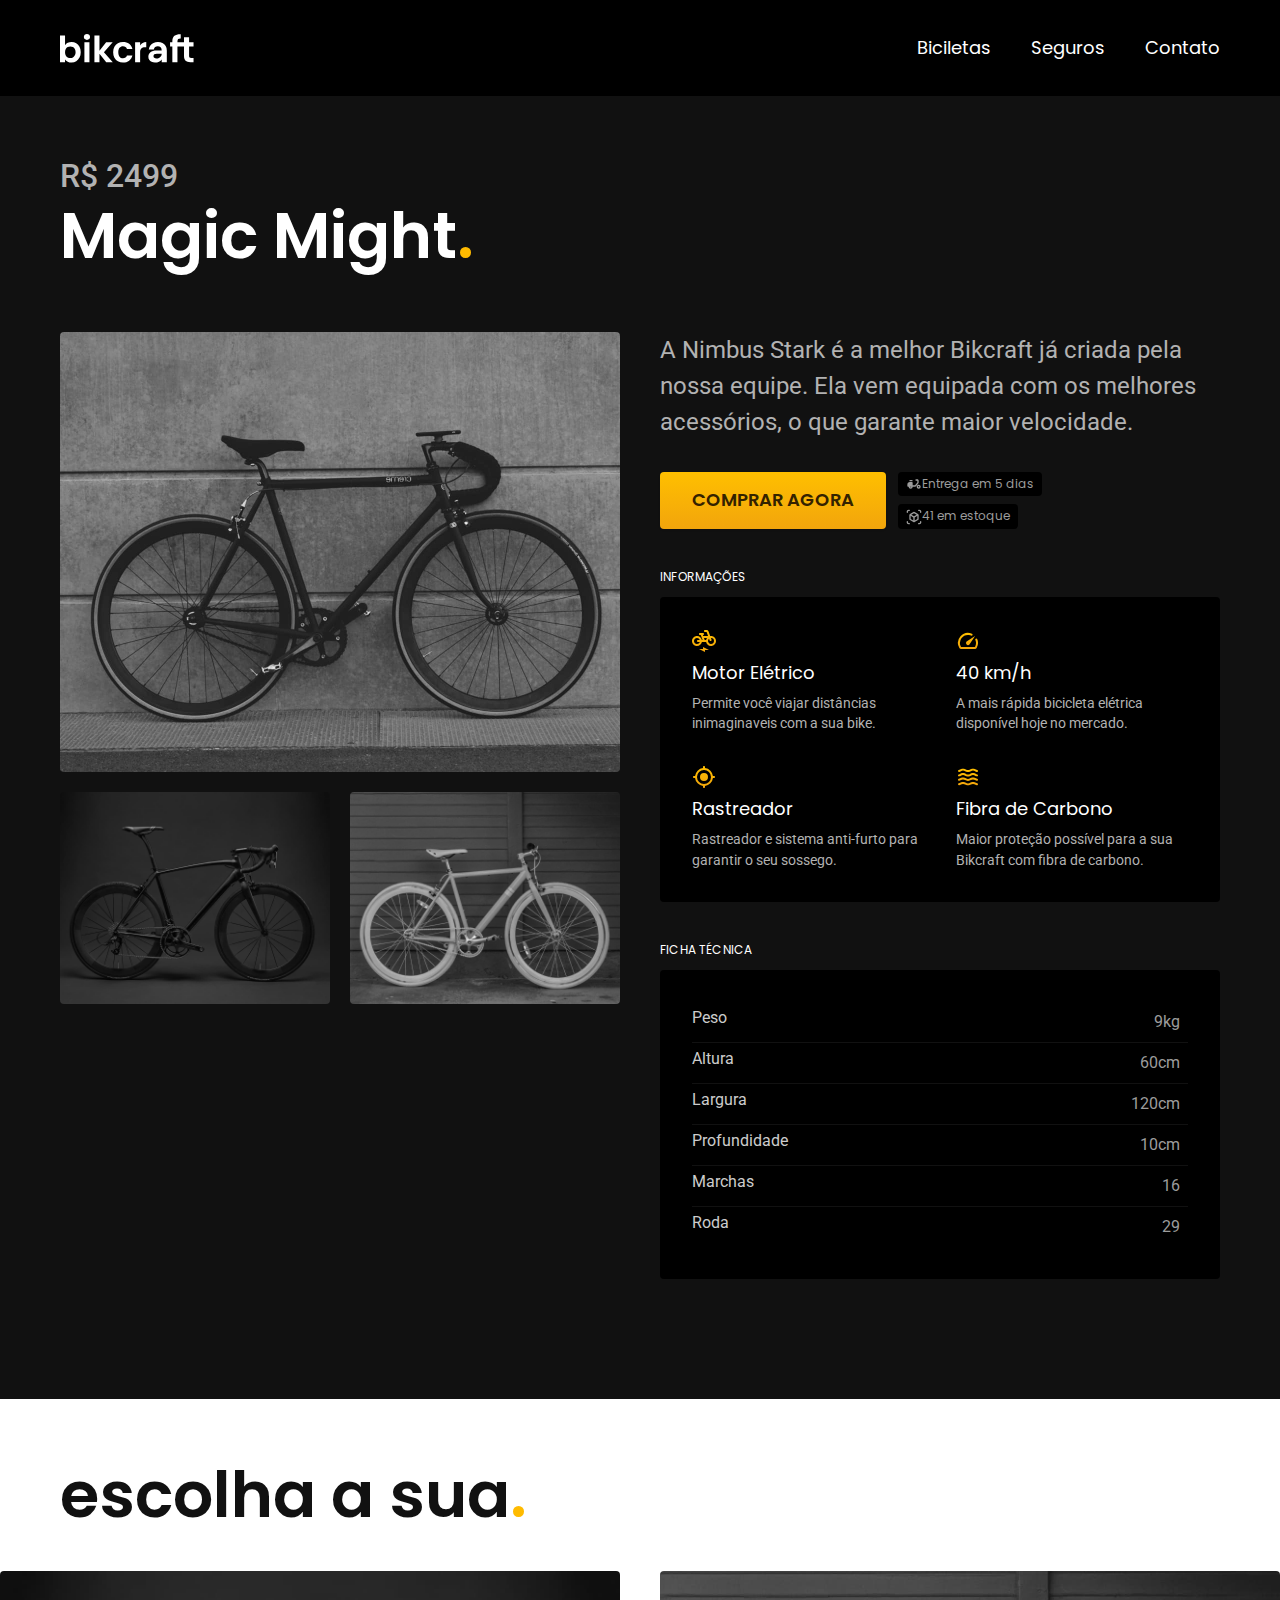
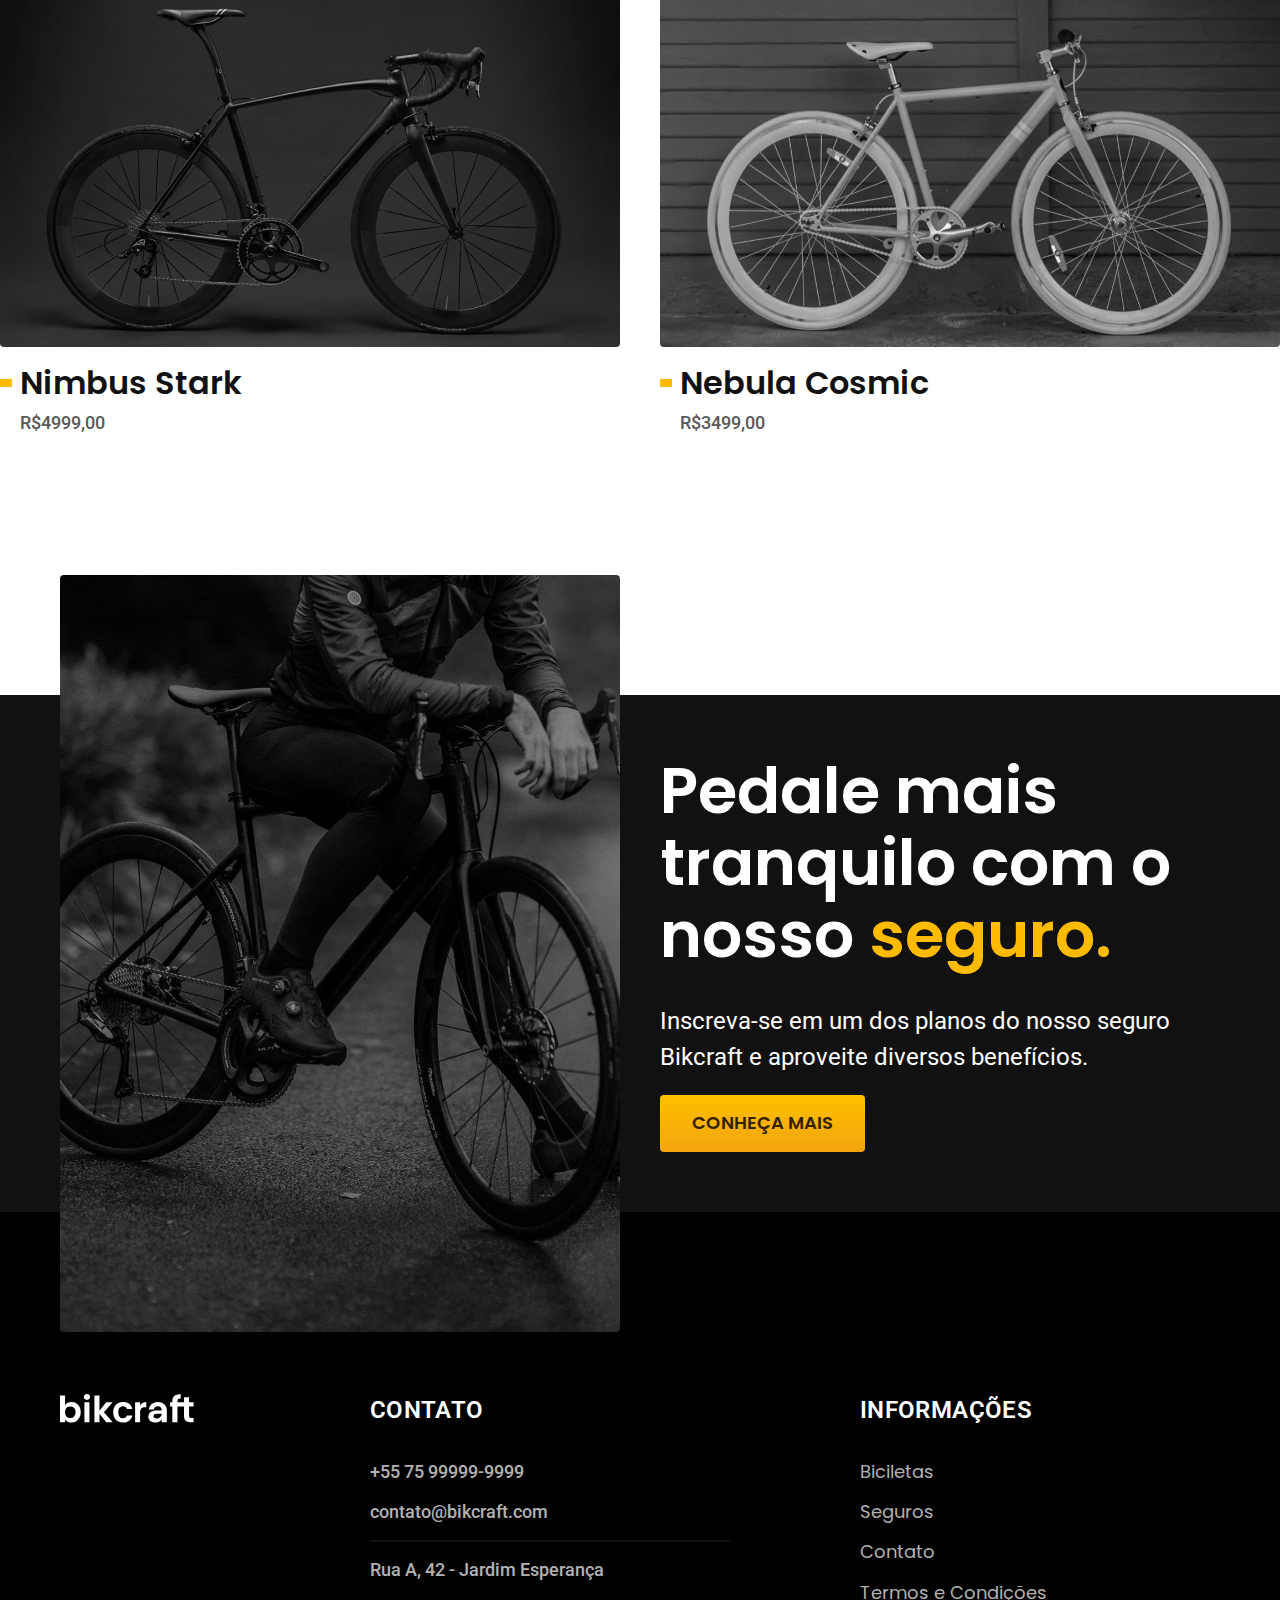
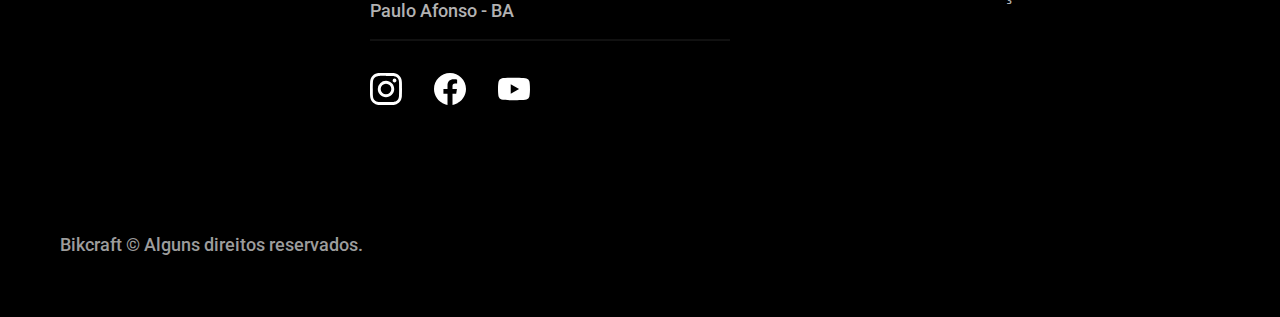
<file: bicycles/magic.html>
<!DOCTYPE html>
<html lang="pt-BR">

<head>
    <meta charset="UTF-8">
    <meta name="viewport" content="width=device-width, initial-scale=1.0">
    <title>Magic - Bikcraft</title>
    <meta name="description" content="Magic - Bikcraft">
    <link rel="stylesheet" href="../css/style.css">
    <link rel="preconnect" href="https://fonts.googleapis.com">
    <link rel="preconnect" href="https://fonts.gstatic.com" crossorigin>
    <link
        href="https://fonts.googleapis.com/css2?family=Merriweather:ital,wght@1,900&family=Poppins:wght@400;600&family=Roboto:wght@400;500&display=swap"
        rel="stylesheet">
</head>

<body id="bicycle-details">

    <header class="header-bg">
        <div class="header container">
            <a href="../"><img src="../img/bikcraft.svg" alt="bikcraft"></a>
            <nav aria-label="primaria">
                <ul class="header-menu font-1-m cor-0">
                    <li><a href="../bicycles.html">Biciletas</a></li>
                    <li><a href="../insurance.html">Seguros</a></li>
                    <li><a href="../contact.html">Contato</a></li>
                </ul>
            </nav>
        </div>
    </header>

    <main class="title-bg">
        <div>
            <div class="title container">
                <p class="font-2-xl cor-5">R$ 2499</p>
                <h1 class="font-1-xxl cor-0">Magic Might<span class="cor-p1">.</span></h1>
            </div>
        </div>

        <div class="bicycle-details container">
            <div class="bicycle-images">
                <img src="../img/bicicleta/nimbus2.jpg" alt="">
                <img src="../img/bicicleta/nimbus1.jpg" alt="">
                <img src="../img/bicicleta/nimbus3.jpg" alt="">
            </div>
            <div class="bicycle-description">
                <p class="font-2-l cor-5">A Nimbus Stark é a melhor Bikcraft já criada pela nossa equipe. Ela vem
                    equipada com os melhores acessórios, o que garante maior velocidade.</p>
                <div class="bicycle-buy">
                    <a href="../budget.html" class="button-1">Comprar agora</a>
                    <span class="font-1-xs cor-6"><img src="../img/icones/entrega.svg" alt="">Entrega em 5 dias</span>
                    <span class="font-1-xs cor-6"><img src="../img/icones/estoque.svg" alt="">41 em estoque</span>
                </div>
                <h2 class="font-1-xs cor-0">Informações</h2>
                <ul class="bicycle-information">
                    <li>
                        <img src="../img/icones/eletrica.svg" alt="">
                        <h3 class="font-1-m cor-0">Motor Elétrico</h3>
                        <p class="font-2-xs cor-5">Permite você viajar distâncias inimaginaveis com a sua bike.</p>
                    </li>
                    <li>
                        <img src="../img/icones/velocidade.svg" alt="">
                        <h3 class="font-1-m cor-0">40 km/h</h3>
                        <p class="font-2-xs cor-5">A mais rápida bicicleta elétrica disponível hoje no mercado.</p>
                    </li>
                    <li>
                        <img src="../img/icones/rastreador.svg" alt="">
                        <h3 class="font-1-m cor-0">Rastreador</h3>
                        <p class="font-2-xs cor-5">Rastreador e sistema anti-furto para garantir o seu sossego.</p>
                    </li>
                    <li>
                        <img src="../img/icones/carbono.svg" alt="">
                        <h3 class="font-1-m cor-0">Fibra de Carbono</h3>
                        <p class="font-2-xs cor-5">Maior proteção possível para a sua Bikcraft com fibra de carbono.</p>
                    </li>
                </ul>
                <h2 class="font-1-xs cor-0">Ficha Técnica</h2>
                <ul class="bicycle-datasheet font-2-s cor-4">
                    <li>Peso <span>9kg</span></li>
                    <li>Altura <span>60cm</span></li>
                    <li>Largura <span>120cm</span></li>
                    <li>Profundidade <span>10cm</span></li>
                    <li>Marchas <span>16</span></li>
                    <li>Roda <span>29</span></li>
                </ul>
            </div>
        </div>
    </main>

    <article class="bicycles-list">
        <h2 class="container font-1-xxl">escolha a sua<span class="cor-p1">.</span></h2>
        <ul>
          <li>
            <a href="./nimbus.html">
              <img src="../img/bicicletas/nimbus.jpg" alt="">
              <h3 class="font-1-xl">Nimbus Stark</h3>
              <span class="font-2-m cor-8">R$4999,00</span>
            </a>
          </li>
          <li>
            <a href="./nebula.html">
              <img src="../img/bicicletas/nebula.jpg" alt="">
              <h3 class="font-1-xl">Nebula Cosmic</h3>
              <span class="font-2-m cor-8">R$3499,00</span>
            </a>
          </li>
        </ul>
      </article>

      <article class="bicycle-details-insurance-bg">
        <div class="bicycle-details-insurance container">
            <div class="bicycle-details-insurance-img">
                <img src="../img/fotos/seguros.jpg" alt="Pessoa parada em cima de uma bicicleta">
            </div>
            <div class="bicycle-details-insurance-content">
                <h2 class="font-1-xxl cor-0">Pedale mais tranquilo com o nosso <span class="cor-p1">seguro.</span></h2>
                <p class="font-2-l cor-0">Inscreva-se em um dos planos do nosso seguro Bikcraft e aproveite diversos benefícios.</p>
                <a href="../insurance.html" class="button-1">CONHEÇA MAIS</a>
            </div>
        </div>
      </article>

    <footer class="footer-bg">
        <div class="container footer">
            <img src="../img/bikcraft.svg" alt="Bikcraft">
            <div class="footer-contact">
                <h3 class="font-2-l-b cor-0">CONTATO</h3>
                <ul class="font-2-m cor-5 contacts">
                    <li><a href="tel:+55988782592">+55 75 99999-9999</a></li>
                    <li><a href="mailto:contato@bikcraft.com">contato@bikcraft.com</a></li>
                    <li>Rua A, 42 - Jardim Esperança</li>
                    <li>Paulo Afonso - BA</li>
                </ul>
                <ul class="footer-networks">
                    <li>
                        <a href="">
                            <img src="../img/redes/instagram.svg" alt="instagram">
                        </a>
                    </li>
                    <li>
                        <a href="">
                            <img src="../img/redes/facebook.svg" alt="facebook">
                        </a>
                    </li>
                    <li>
                        <a href="">
                            <img src="../img/redes/youtube.svg" alt="youtube">
                        </a>
                    </li>
                </ul>
            </div>
            <div class="footer-information">
                <h3 class="font-2-l-b cor-0">INFORMAÇÕES</h3>
                <ul class="font-1-m cor-5">
                    <li><a href="../bicycles.html">Biciletas</a></li>
                    <li><a href="../insurance.html">Seguros</a></li>
                    <li><a href="../">Contato</a></li>
                    <li><a href="../terms.html">Termos e Condições</a></li>
                </ul>
            </div>
            <p class="font-2-m cor-6 footer-copy">Bikcraft © Alguns direitos reservados.</p>
        </div>
    </footer>

  <script src="../js/script.js"></script>
</body>

</html>
</file>
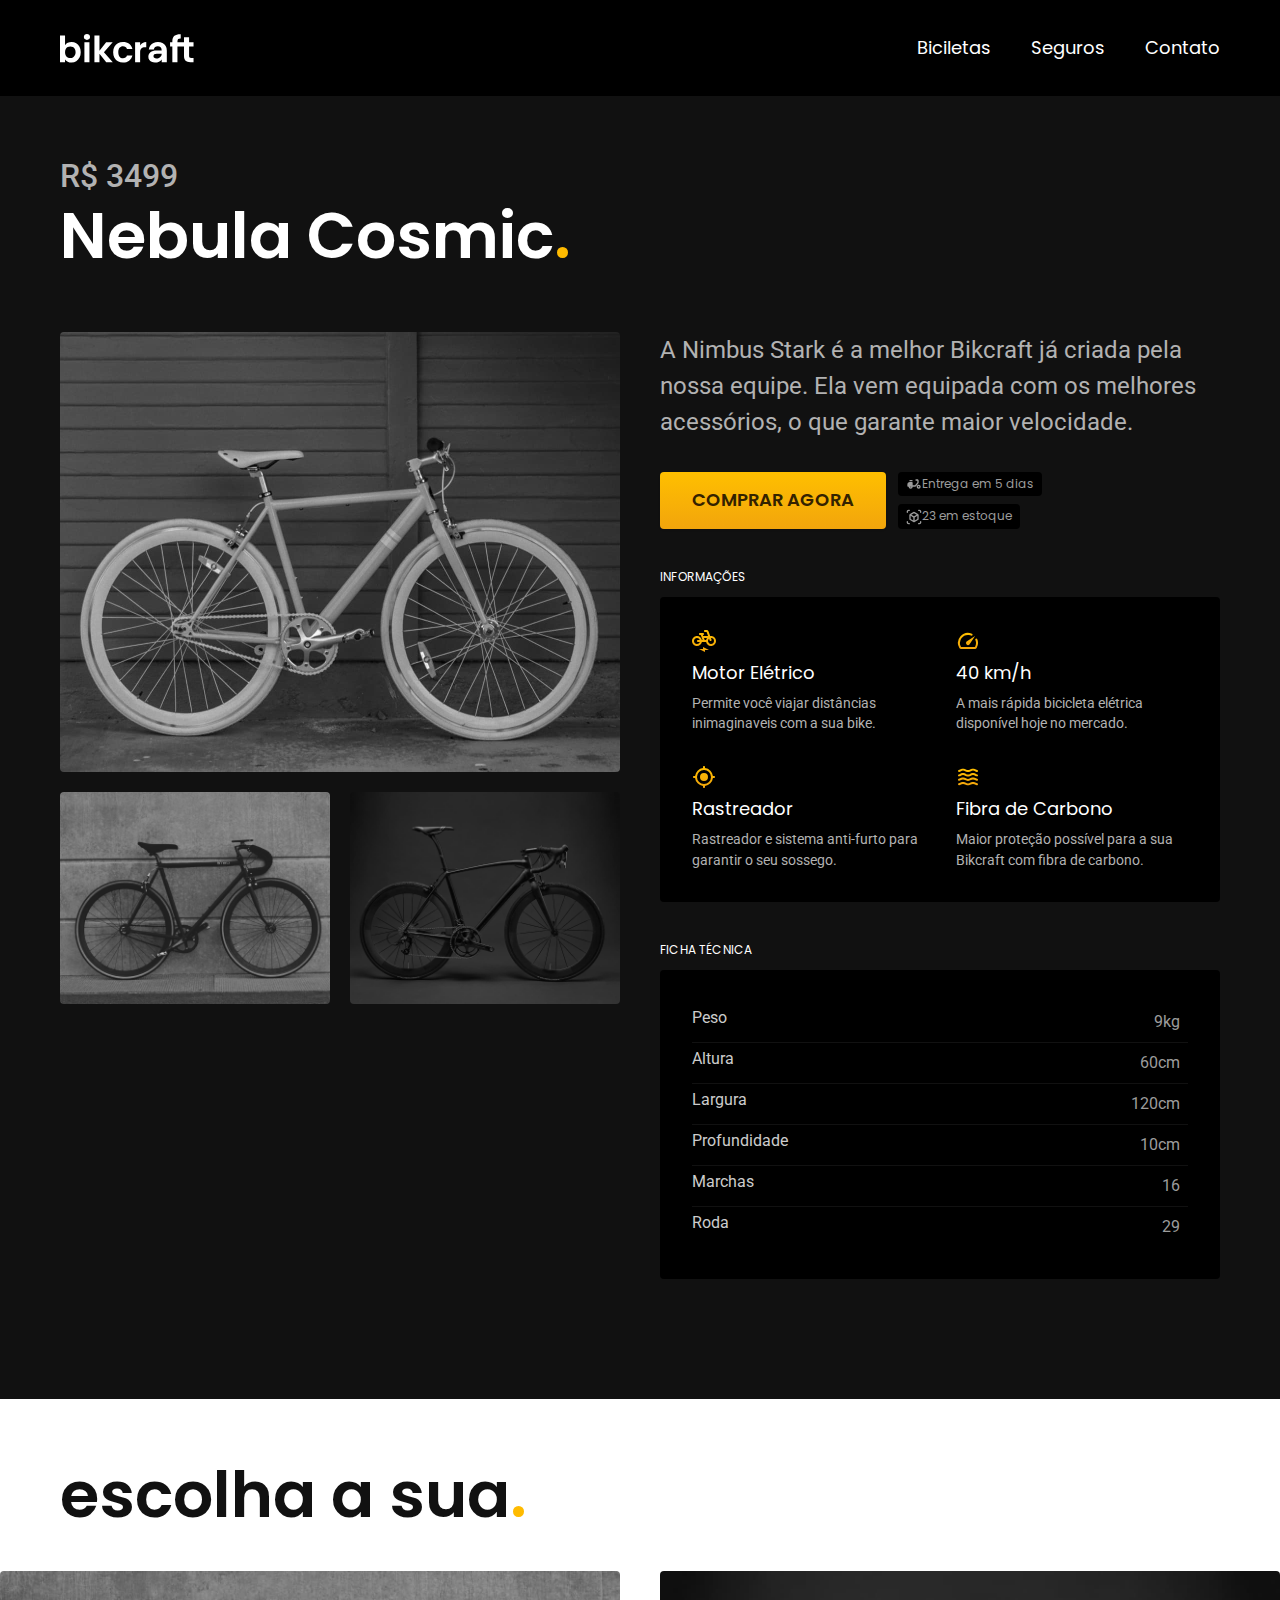
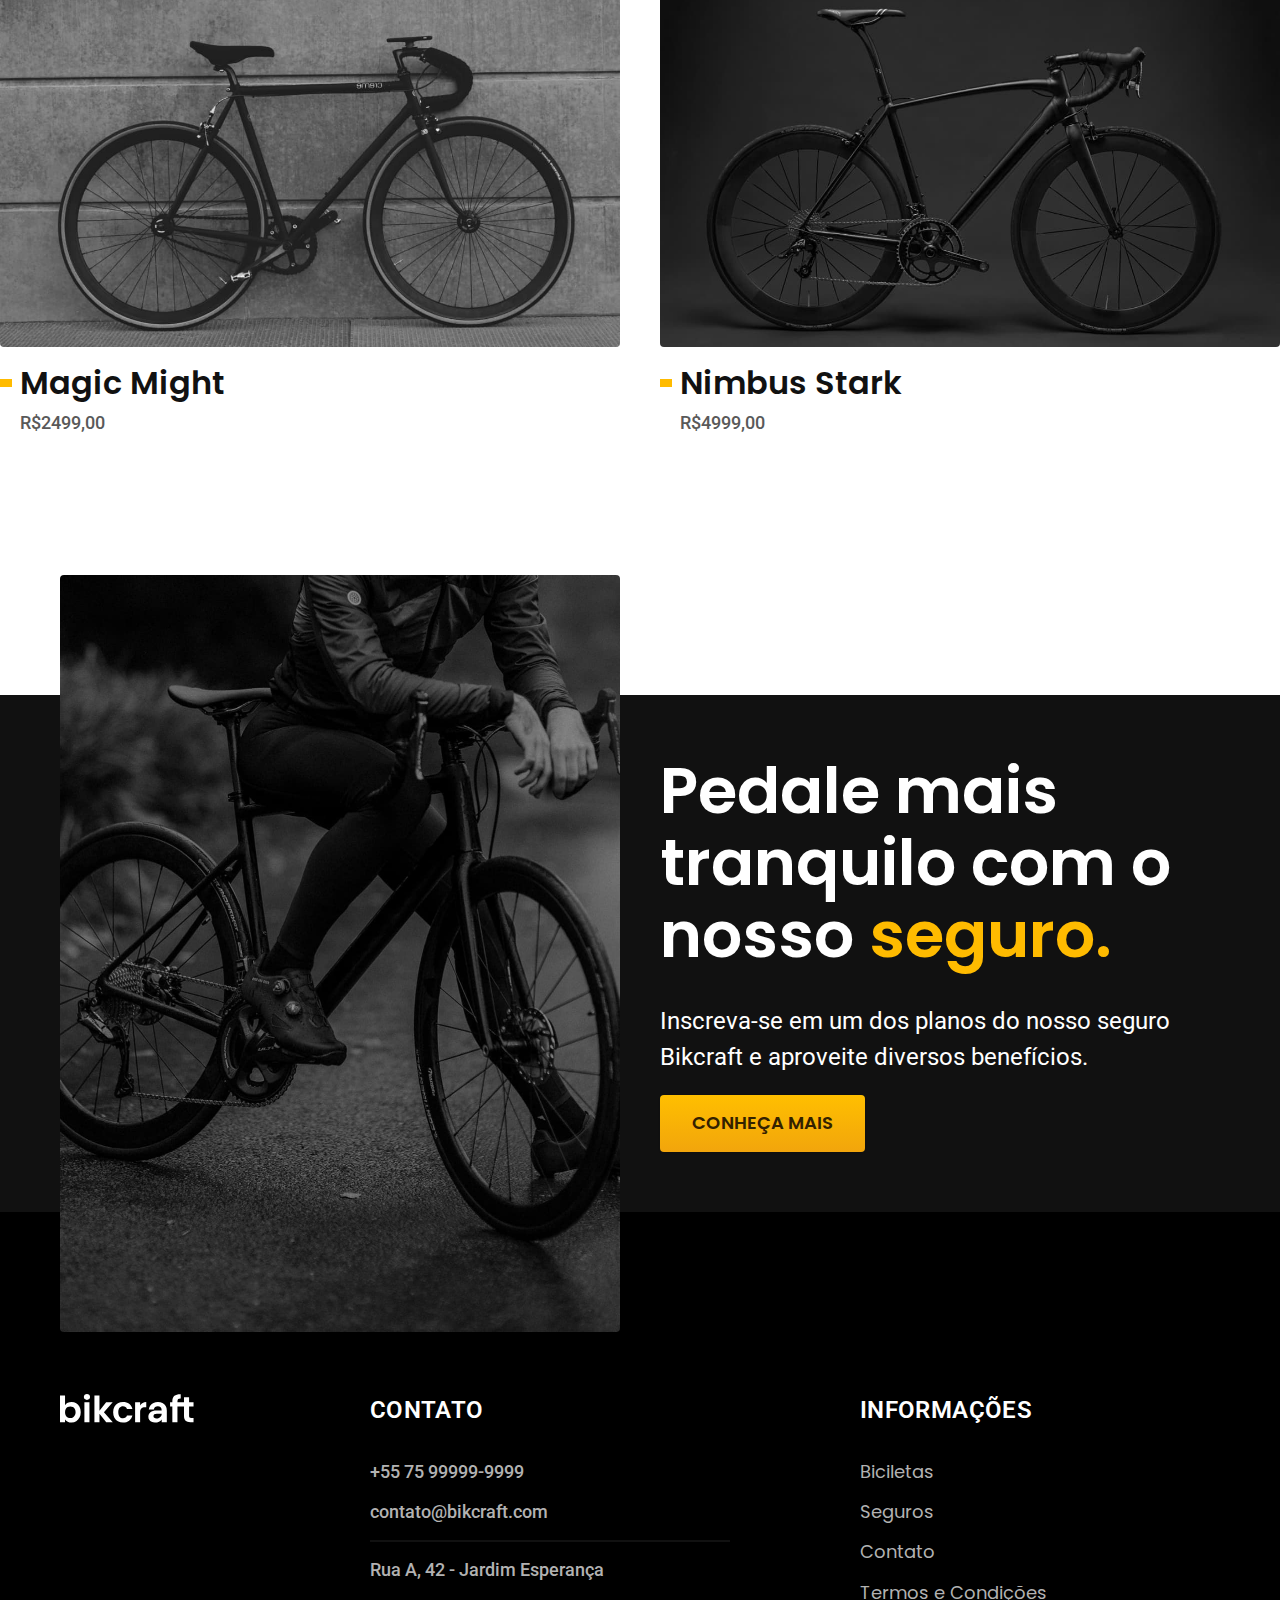
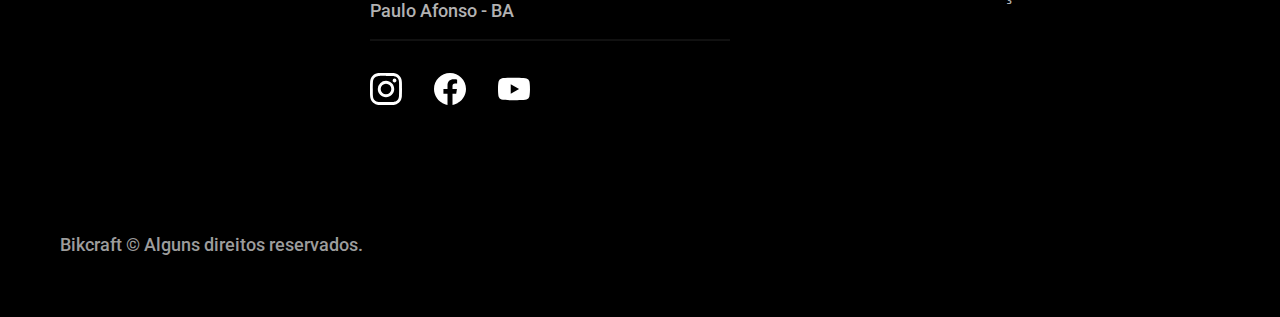
<file: bicycles/nebula.html>
<!DOCTYPE html>
<html lang="pt-BR">

<head>
    <meta charset="UTF-8">
    <meta name="viewport" content="width=device-width, initial-scale=1.0">
    <title>Nebula - Bikcraft</title>
    <meta name="description" content="Nebula - Bikcraft">
    <link rel="stylesheet" href="../css/style.css">
    <link rel="preconnect" href="https://fonts.googleapis.com">
    <link rel="preconnect" href="https://fonts.gstatic.com" crossorigin>
    <link
        href="https://fonts.googleapis.com/css2?family=Merriweather:ital,wght@1,900&family=Poppins:wght@400;600&family=Roboto:wght@400;500&display=swap"
        rel="stylesheet">
</head>

<body id="bicycle-details">

    <header class="header-bg">
        <div class="header container">
            <a href="../"><img src="../img/bikcraft.svg" alt="bikcraft"></a>
            <nav aria-label="primaria">
                <ul class="header-menu font-1-m cor-0">
                    <li><a href="../bicycles.html">Biciletas</a></li>
                    <li><a href="../insurance.html">Seguros</a></li>
                    <li><a href="../contact.html">Contato</a></li>
                </ul>
            </nav>
        </div>
    </header>

    <main class="title-bg">
        <div>
            <div class="title container">
                <p class="font-2-xl cor-5">R$ 3499</p>
                <h1 class="font-1-xxl cor-0">Nebula Cosmic<span class="cor-p1">.</span></h1>
            </div>
        </div>

        <div class="bicycle-details container">
            <div class="bicycle-images">
                <img src="../img/bicicleta/nimbus3.jpg" alt="">
                <img src="../img/bicicleta/nimbus2.jpg" alt="">
                <img src="../img/bicicleta/nimbus1.jpg" alt="">
            </div>
            <div class="bicycle-description">
                <p class="font-2-l cor-5">A Nimbus Stark é a melhor Bikcraft já criada pela nossa equipe. Ela vem
                    equipada com os melhores acessórios, o que garante maior velocidade.</p>
                <div class="bicycle-buy">
                    <a href="../budget.html" class="button-1">Comprar agora</a>
                    <span class="font-1-xs cor-6"><img src="../img/icones/entrega.svg" alt="">Entrega em 5 dias</span>
                    <span class="font-1-xs cor-6"><img src="../img/icones/estoque.svg" alt="">23 em estoque</span>
                </div>
                <h2 class="font-1-xs cor-0">Informações</h2>
                <ul class="bicycle-information">
                    <li>
                        <img src="../img/icones/eletrica.svg" alt="">
                        <h3 class="font-1-m cor-0">Motor Elétrico</h3>
                        <p class="font-2-xs cor-5">Permite você viajar distâncias inimaginaveis com a sua bike.</p>
                    </li>
                    <li>
                        <img src="../img/icones/velocidade.svg" alt="">
                        <h3 class="font-1-m cor-0">40 km/h</h3>
                        <p class="font-2-xs cor-5">A mais rápida bicicleta elétrica disponível hoje no mercado.</p>
                    </li>
                    <li>
                        <img src="../img/icones/rastreador.svg" alt="">
                        <h3 class="font-1-m cor-0">Rastreador</h3>
                        <p class="font-2-xs cor-5">Rastreador e sistema anti-furto para garantir o seu sossego.</p>
                    </li>
                    <li>
                        <img src="../img/icones/carbono.svg" alt="">
                        <h3 class="font-1-m cor-0">Fibra de Carbono</h3>
                        <p class="font-2-xs cor-5">Maior proteção possível para a sua Bikcraft com fibra de carbono.</p>
                    </li>
                </ul>
                <h2 class="font-1-xs cor-0">Ficha Técnica</h2>
                <ul class="bicycle-datasheet font-2-s cor-4">
                    <li>Peso <span>9kg</span></li>
                    <li>Altura <span>60cm</span></li>
                    <li>Largura <span>120cm</span></li>
                    <li>Profundidade <span>10cm</span></li>
                    <li>Marchas <span>16</span></li>
                    <li>Roda <span>29</span></li>
                </ul>
            </div>
        </div>
    </main>

    <article class="bicycles-list">
        <h2 class="container font-1-xxl">escolha a sua<span class="cor-p1">.</span></h2>
        <ul>
          <li>
            <a href="./magic.html">
              <img src="../img/bicicletas/magic.jpg" alt="">
              <h3 class="font-1-xl">Magic Might</h3>
              <span class="font-2-m cor-8">R$2499,00</span>
            </a>
          </li>
          <li>
            <a href="./nimbus.html">
              <img src="../img/bicicletas/nimbus.jpg" alt="">
              <h3 class="font-1-xl">Nimbus Stark</h3>
              <span class="font-2-m cor-8">R$4999,00</span>
            </a>
          </li>
        </ul>
      </article>

      <article class="bicycle-details-insurance-bg">
        <div class="bicycle-details-insurance container">
            <div class="bicycle-details-insurance-img">
                <img src="../img/fotos/seguros.jpg" alt="Pessoa parada em cima de uma bicicleta">
            </div>
            <div class="bicycle-details-insurance-content">
                <h2 class="font-1-xxl cor-0">Pedale mais tranquilo com o nosso <span class="cor-p1">seguro.</span></h2>
                <p class="font-2-l cor-0">Inscreva-se em um dos planos do nosso seguro Bikcraft e aproveite diversos benefícios.</p>
                <a href="../insurance.html" class="button-1">CONHEÇA MAIS</a>
            </div>
        </div>
      </article>

    <footer class="footer-bg">
        <div class="container footer">
            <img src="../img/bikcraft.svg" alt="Bikcraft">
            <div class="footer-contact">
                <h3 class="font-2-l-b cor-0">CONTATO</h3>
                <ul class="font-2-m cor-5 contacts">
                    <li><a href="tel:+55988782592">+55 75 99999-9999</a></li>
                    <li><a href="mailto:contato@bikcraft.com">contato@bikcraft.com</a></li>
                    <li>Rua A, 42 - Jardim Esperança</li>
                    <li>Paulo Afonso - BA</li>
                </ul>
                <ul class="footer-networks">
                    <li>
                        <a href="">
                            <img src="../img/redes/instagram.svg" alt="instagram">
                        </a>
                    </li>
                    <li>
                        <a href="">
                            <img src="../img/redes/facebook.svg" alt="facebook">
                        </a>
                    </li>
                    <li>
                        <a href="">
                            <img src="../img/redes/youtube.svg" alt="youtube">
                        </a>
                    </li>
                </ul>
            </div>
            <div class="footer-information">
                <h3 class="font-2-l-b cor-0">INFORMAÇÕES</h3>
                <ul class="font-1-m cor-5">
                    <li><a href="../bicycles.html">Biciletas</a></li>
                    <li><a href="../insurance.html">Seguros</a></li>
                    <li><a href="../">Contato</a></li>
                    <li><a href="../terms.html">Termos e Condições</a></li>
                </ul>
            </div>
            <p class="font-2-m cor-6 footer-copy">Bikcraft © Alguns direitos reservados.</p>
        </div>
    </footer>

  <script src="../js/script.js"></script>
</body>

</html>
</file>
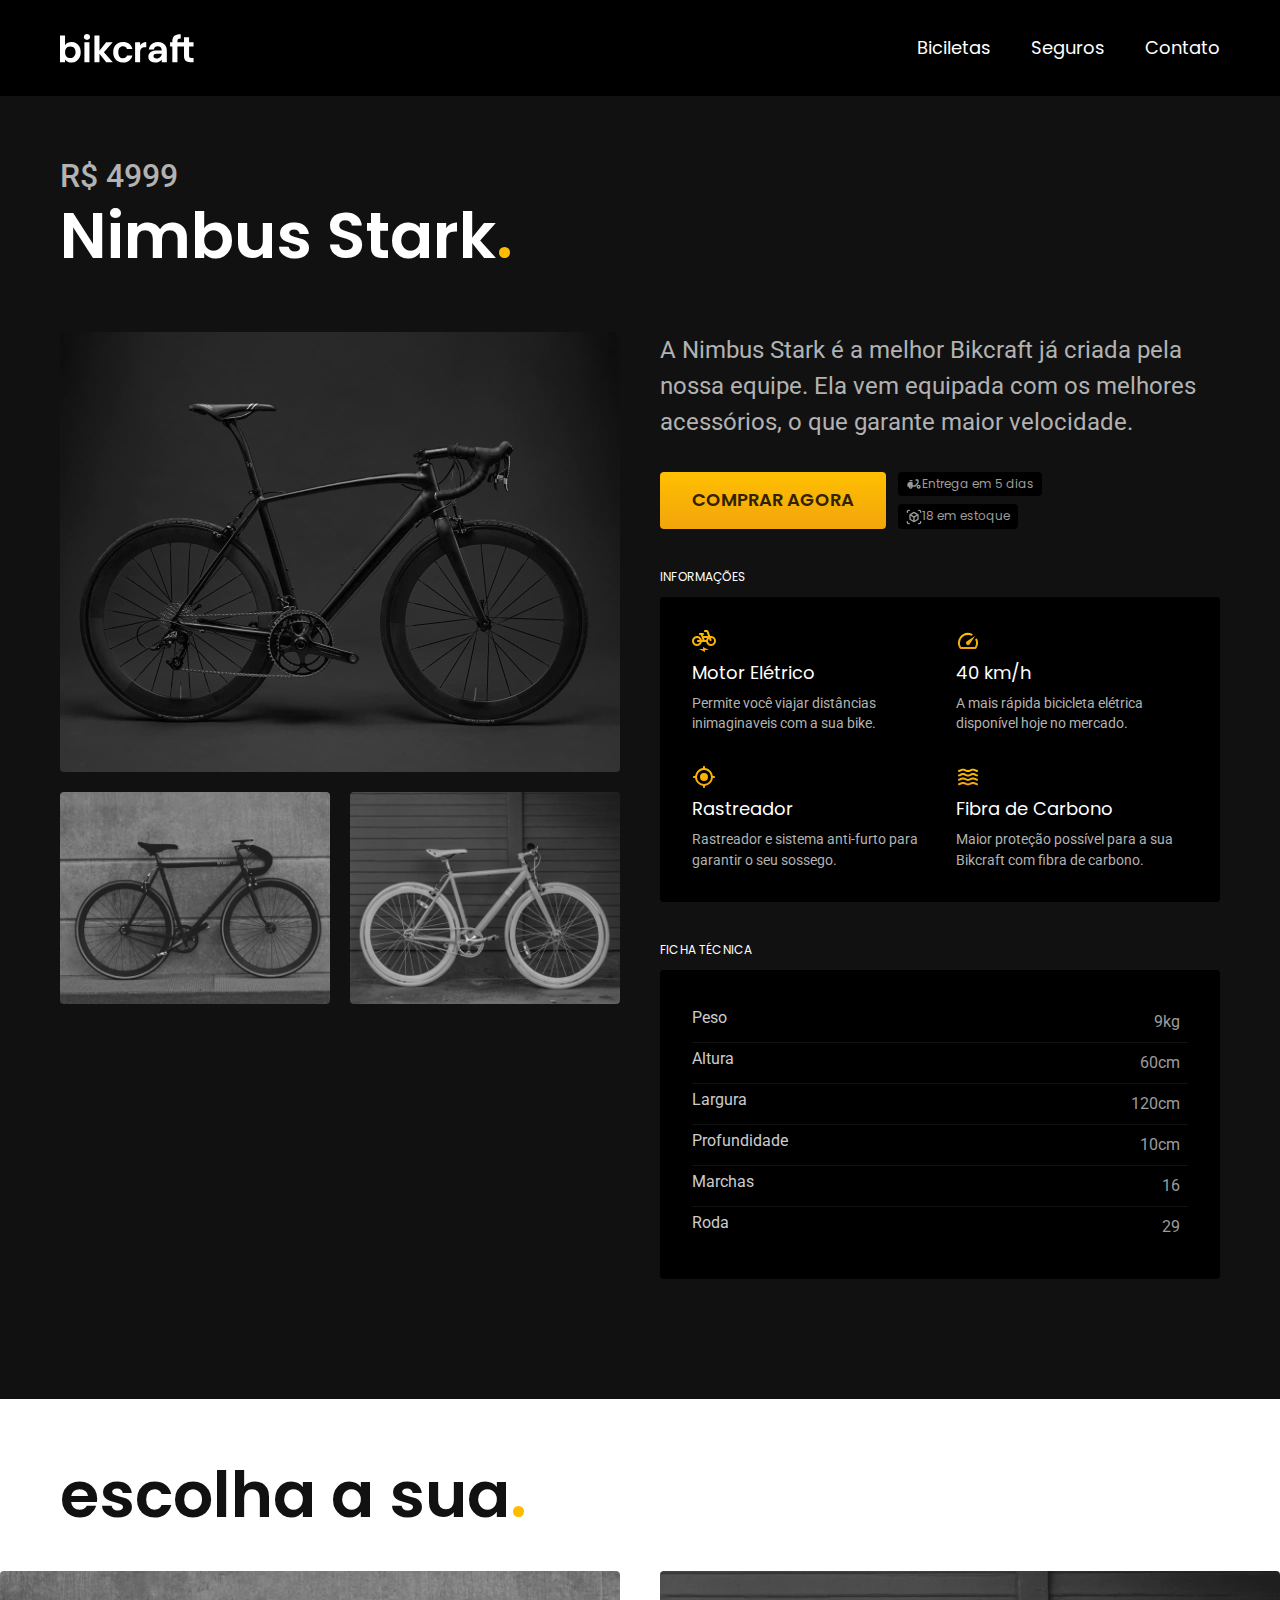
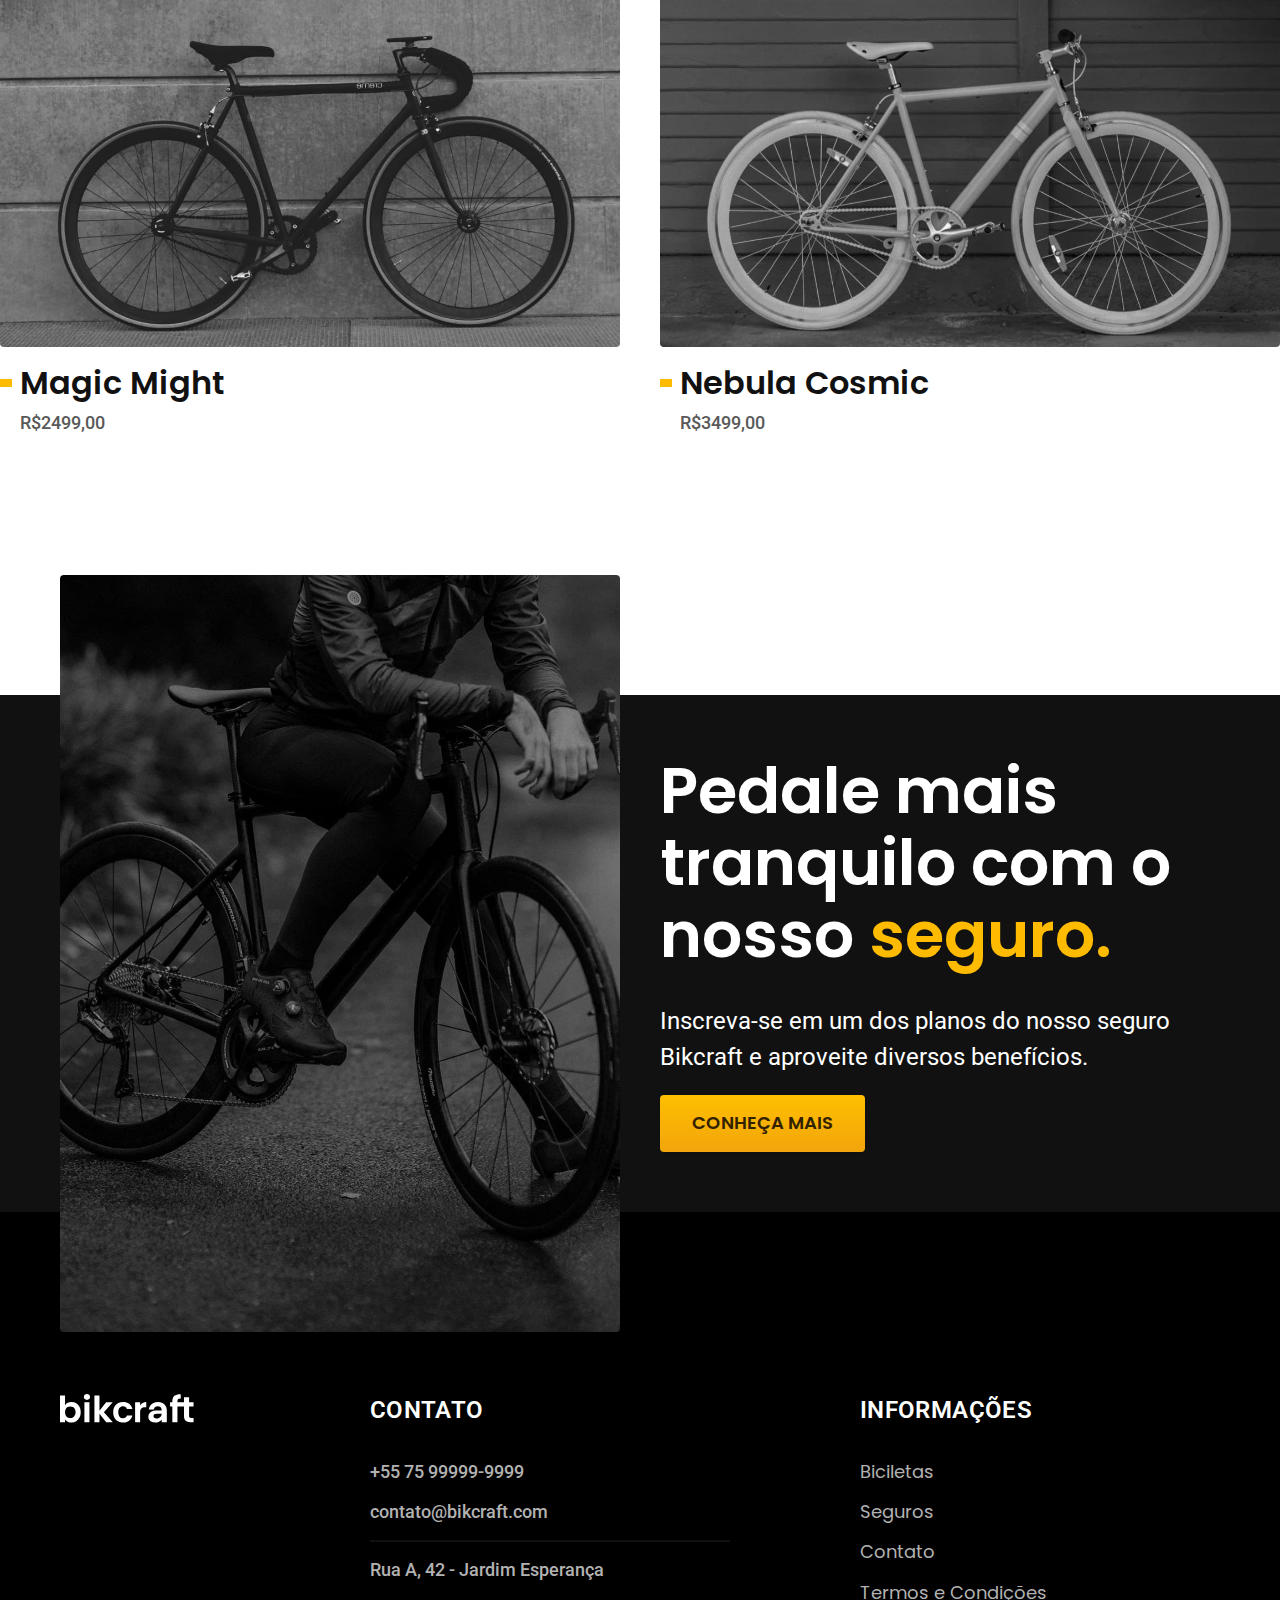
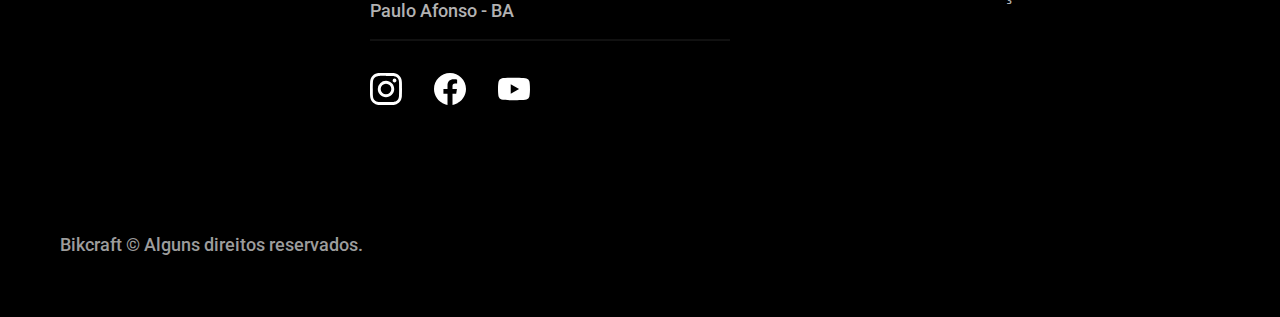
<file: bicycles/nimbus.html>
<!DOCTYPE html>
<html lang="pt-BR">

<head>
    <meta charset="UTF-8">
    <meta name="viewport" content="width=device-width, initial-scale=1.0">
    <title>Nimbus - Bikcraft</title>
    <meta name="description" content="Nimbus - Bikcraft">
    <link rel="stylesheet" href="../css/style.css">
    <link rel="preconnect" href="https://fonts.googleapis.com">
    <link rel="preconnect" href="https://fonts.gstatic.com" crossorigin>
    <link
        href="https://fonts.googleapis.com/css2?family=Merriweather:ital,wght@1,900&family=Poppins:wght@400;600&family=Roboto:wght@400;500&display=swap"
        rel="stylesheet">
</head>

<body id="bicycle-details">

    <header class="header-bg">
        <div class="header container">
            <a href="../"><img src="../img/bikcraft.svg" alt="bikcraft"></a>
            <nav aria-label="primaria">
                <ul class="header-menu font-1-m cor-0">
                    <li><a href="../bicycles.html">Biciletas</a></li>
                    <li><a href="../insurance.html">Seguros</a></li>
                    <li><a href="../contact.html">Contato</a></li>
                </ul>
            </nav>
        </div>
    </header>

    <main class="title-bg">
        <div>
            <div class="title container">
                <p class="font-2-xl cor-5">R$ 4999</p>
                <h1 class="font-1-xxl cor-0">Nimbus Stark<span class="cor-p1">.</span></h1>
            </div>
        </div>

        <div class="bicycle-details container">
            <div class="bicycle-images">
                <img src="../img/bicicleta/nimbus1.jpg" alt="Bicicleta 1">
                <img src="../img/bicicleta/nimbus2.jpg" alt="Bicicleta 2">
                <img src="../img/bicicleta/nimbus3.jpg" alt="Bicicleta 3">
            </div>
            <div class="bicycle-description">
                <p class="font-2-l cor-5">A Nimbus Stark é a melhor Bikcraft já criada pela nossa equipe. Ela vem
                    equipada com os melhores acessórios, o que garante maior velocidade.</p>
                <div class="bicycle-buy">
                    <a href="../budget.html?tipo=bikcraft&produto=nimbus" class="button-1">Comprar agora</a>
                    <span class="font-1-xs cor-6"><img src="../img/icones/entrega.svg" alt="">Entrega em 5 dias</span>
                    <span class="font-1-xs cor-6"><img src="../img/icones/estoque.svg" alt="">18 em estoque</span>
                </div>
                <h2 class="font-1-xs cor-0">Informações</h2>
                <ul class="bicycle-information">
                    <li>
                        <img src="../img/icones/eletrica.svg" alt="">
                        <h3 class="font-1-m cor-0">Motor Elétrico</h3>
                        <p class="font-2-xs cor-5">Permite você viajar distâncias inimaginaveis com a sua bike.</p>
                    </li>
                    <li>
                        <img src="../img/icones/velocidade.svg" alt="">
                        <h3 class="font-1-m cor-0">40 km/h</h3>
                        <p class="font-2-xs cor-5">A mais rápida bicicleta elétrica disponível hoje no mercado.</p>
                    </li>
                    <li>
                        <img src="../img/icones/rastreador.svg" alt="">
                        <h3 class="font-1-m cor-0">Rastreador</h3>
                        <p class="font-2-xs cor-5">Rastreador e sistema anti-furto para garantir o seu sossego.</p>
                    </li>
                    <li>
                        <img src="../img/icones/carbono.svg" alt="">
                        <h3 class="font-1-m cor-0">Fibra de Carbono</h3>
                        <p class="font-2-xs cor-5">Maior proteção possível para a sua Bikcraft com fibra de carbono.</p>
                    </li>
                </ul>
                <h2 class="font-1-xs cor-0">Ficha Técnica</h2>
                <ul class="bicycle-datasheet font-2-s cor-4">
                    <li>Peso <span>9kg</span></li>
                    <li>Altura <span>60cm</span></li>
                    <li>Largura <span>120cm</span></li>
                    <li>Profundidade <span>10cm</span></li>
                    <li>Marchas <span>16</span></li>
                    <li>Roda <span>29</span></li>
                </ul>
            </div>
        </div>
    </main>

    <article class="bicycles-list">
        <h2 class="container font-1-xxl">escolha a sua<span class="cor-p1">.</span></h2>
        <ul>
          <li>
            <a href="./magic.html">
              <img src="../img/bicicletas/magic.jpg" alt="">
              <h3 class="font-1-xl">Magic Might</h3>
              <span class="font-2-m cor-8">R$2499,00</span>
            </a>
          </li>
          <li>
            <a href="./nebula.html">
              <img src="../img/bicicletas/nebula.jpg" alt="">
              <h3 class="font-1-xl">Nebula Cosmic</h3>
              <span class="font-2-m cor-8">R$3499,00</span>
            </a>
          </li>
        </ul>
      </article>

      <article class="bicycle-details-insurance-bg">
        <div class="bicycle-details-insurance container">
            <div class="bicycle-details-insurance-img">
                <img src="../img/fotos/seguros.jpg" alt="Pessoa parada em cima de uma bicicleta">
            </div>
            <div class="bicycle-details-insurance-content">
                <h2 class="font-1-xxl cor-0">Pedale mais tranquilo com o nosso <span class="cor-p1">seguro.</span></h2>
                <p class="font-2-l cor-0">Inscreva-se em um dos planos do nosso seguro Bikcraft e aproveite diversos benefícios.</p>
                <a href="../insurance.html" class="button-1">CONHEÇA MAIS</a>
            </div>
        </div>
      </article>

    <footer class="footer-bg">
        <div class="container footer">
            <img src="../img/bikcraft.svg" alt="Bikcraft">
            <div class="footer-contact">
                <h3 class="font-2-l-b cor-0">CONTATO</h3>
                <ul class="font-2-m cor-5 contacts">
                    <li><a href="tel:+55988782592">+55 75 99999-9999</a></li>
                    <li><a href="mailto:contato@bikcraft.com">contato@bikcraft.com</a></li>
                    <li>Rua A, 42 - Jardim Esperança</li>
                    <li>Paulo Afonso - BA</li>
                </ul>
                <ul class="footer-networks">
                    <li>
                        <a href="">
                            <img src="../img/redes/instagram.svg" alt="instagram">
                        </a>
                    </li>
                    <li>
                        <a href="">
                            <img src="../img/redes/facebook.svg" alt="facebook">
                        </a>
                    </li>
                    <li>
                        <a href="">
                            <img src="../img/redes/youtube.svg" alt="youtube">
                        </a>
                    </li>
                </ul>
            </div>
            <div class="footer-information">
                <h3 class="font-2-l-b cor-0">INFORMAÇÕES</h3>
                <ul class="font-1-m cor-5">
                    <li><a href="../bicycles.html">Biciletas</a></li>
                    <li><a href="../insurance.html">Seguros</a></li>
                    <li><a href="../">Contato</a></li>
                    <li><a href="../terms.html">Termos e Condições</a></li>
                </ul>
            </div>
            <p class="font-2-m cor-6 footer-copy">Bikcraft © Alguns direitos reservados.</p>
        </div>
    </footer>

  <script src="../js/script.js"></script>
</body>

</html>
</file>
<file: css/style.css>
@import url(global/global.css);
@import url(global/header.css);
@import url(global/footer.css);

@import url(utilities/typography.css);
@import url(utilities/colors.css);
@import url(utilities/components.css);
@import url(utilities/forms.css);

@import url(home/main.css);
@import url(home/technology.css);
@import url(home/partners.css);
@import url(home/testimonial.css);

@import url(bicycles/bicycles-list.css);
@import url(bicycles/bicycles.css);

@import url(bicycle/bicycle.css);
@import url(bicycle/bicycle-insurance.css);

@import url(insurance/insurance.css);
@import url(insurance/insurence-advantages.css);
@import url(insurance/insurence-questions.css);

@import url(terms/terms.css);

@import url(contact/contact.css);
@import url(contact/shops.css);
</file>
